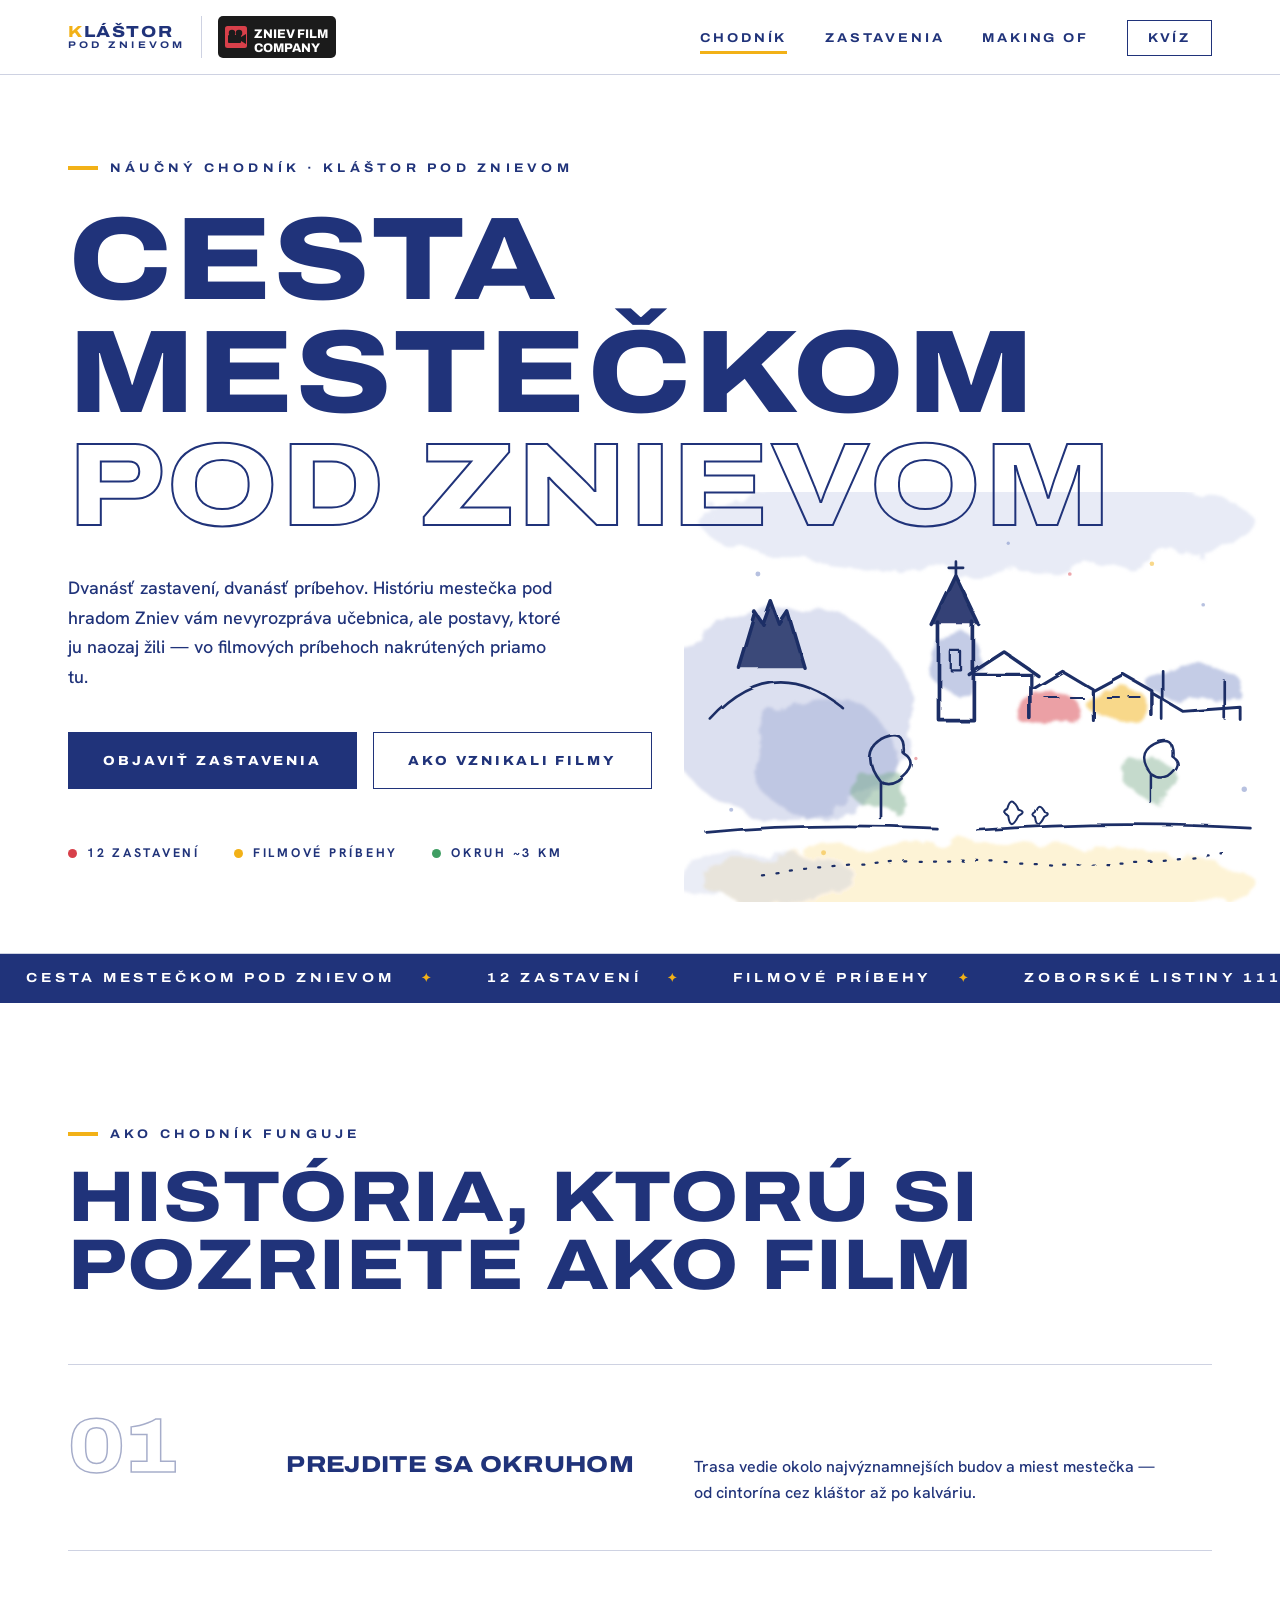
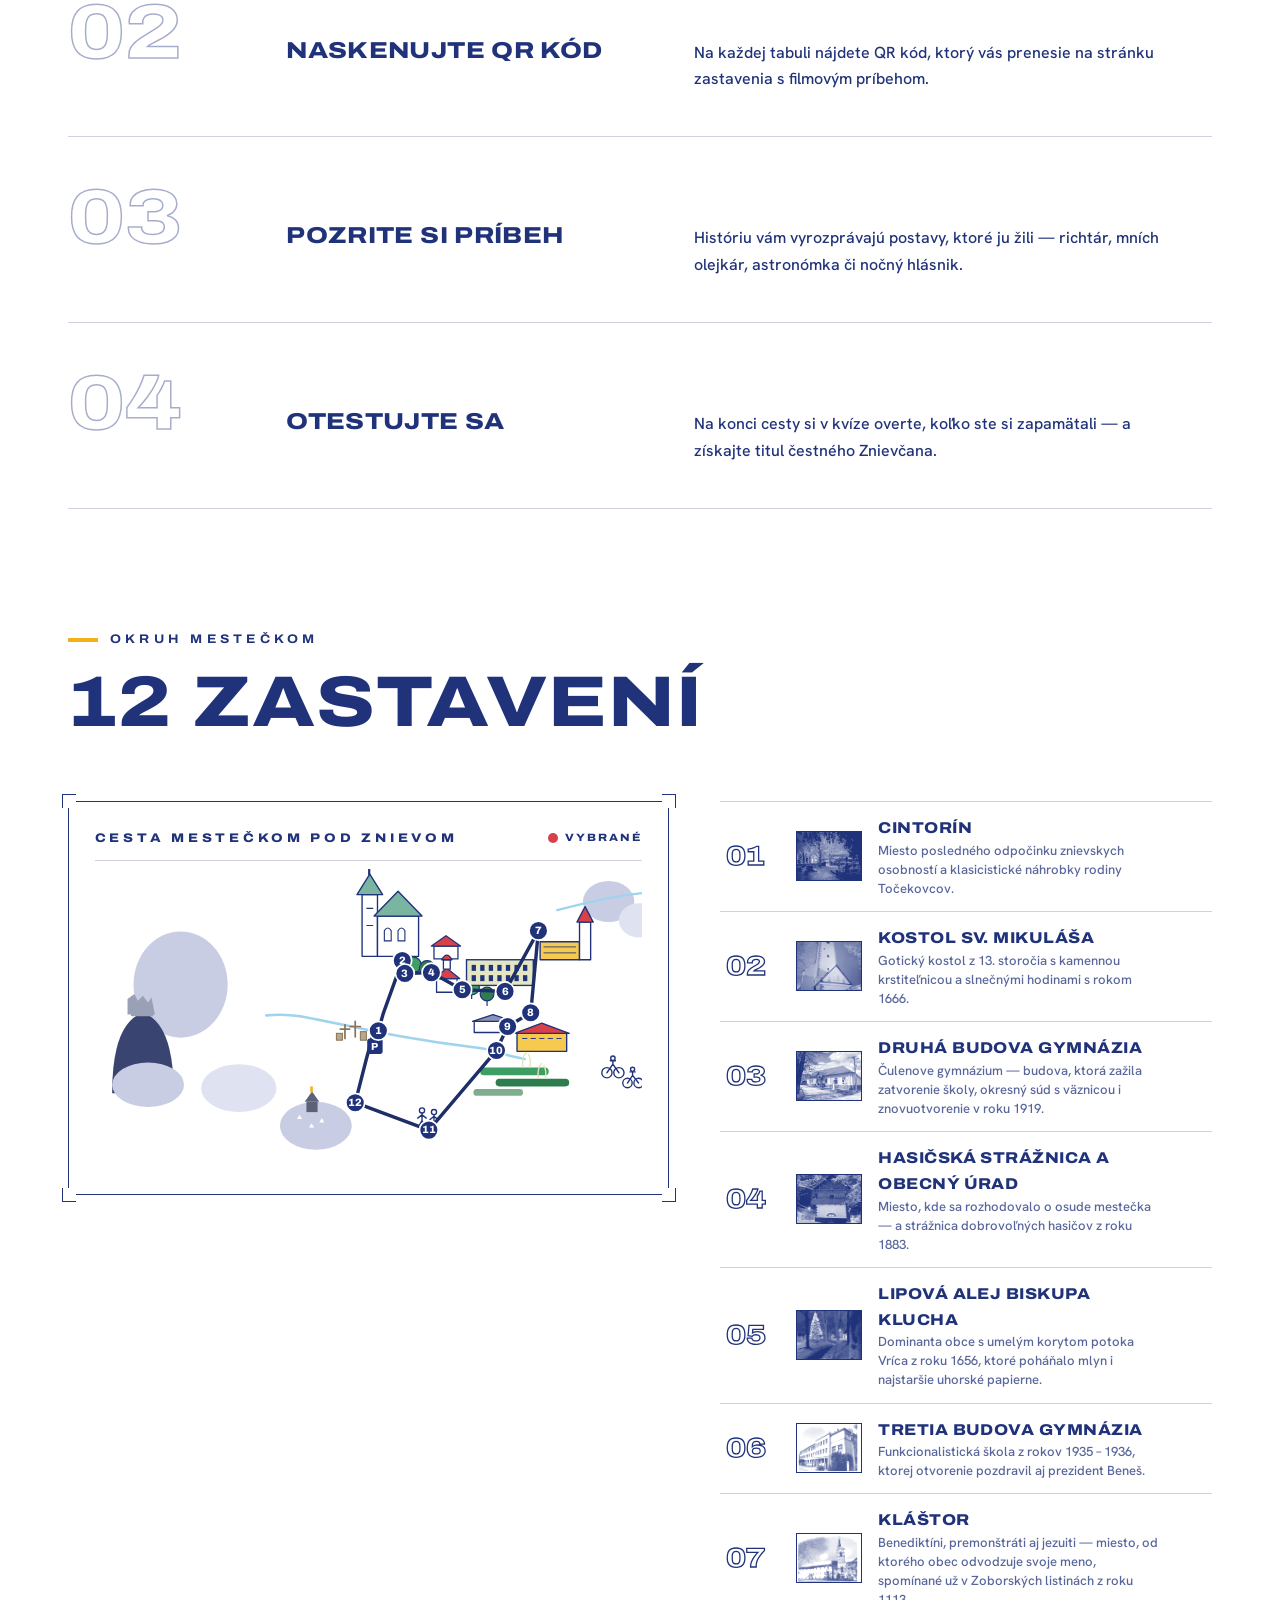
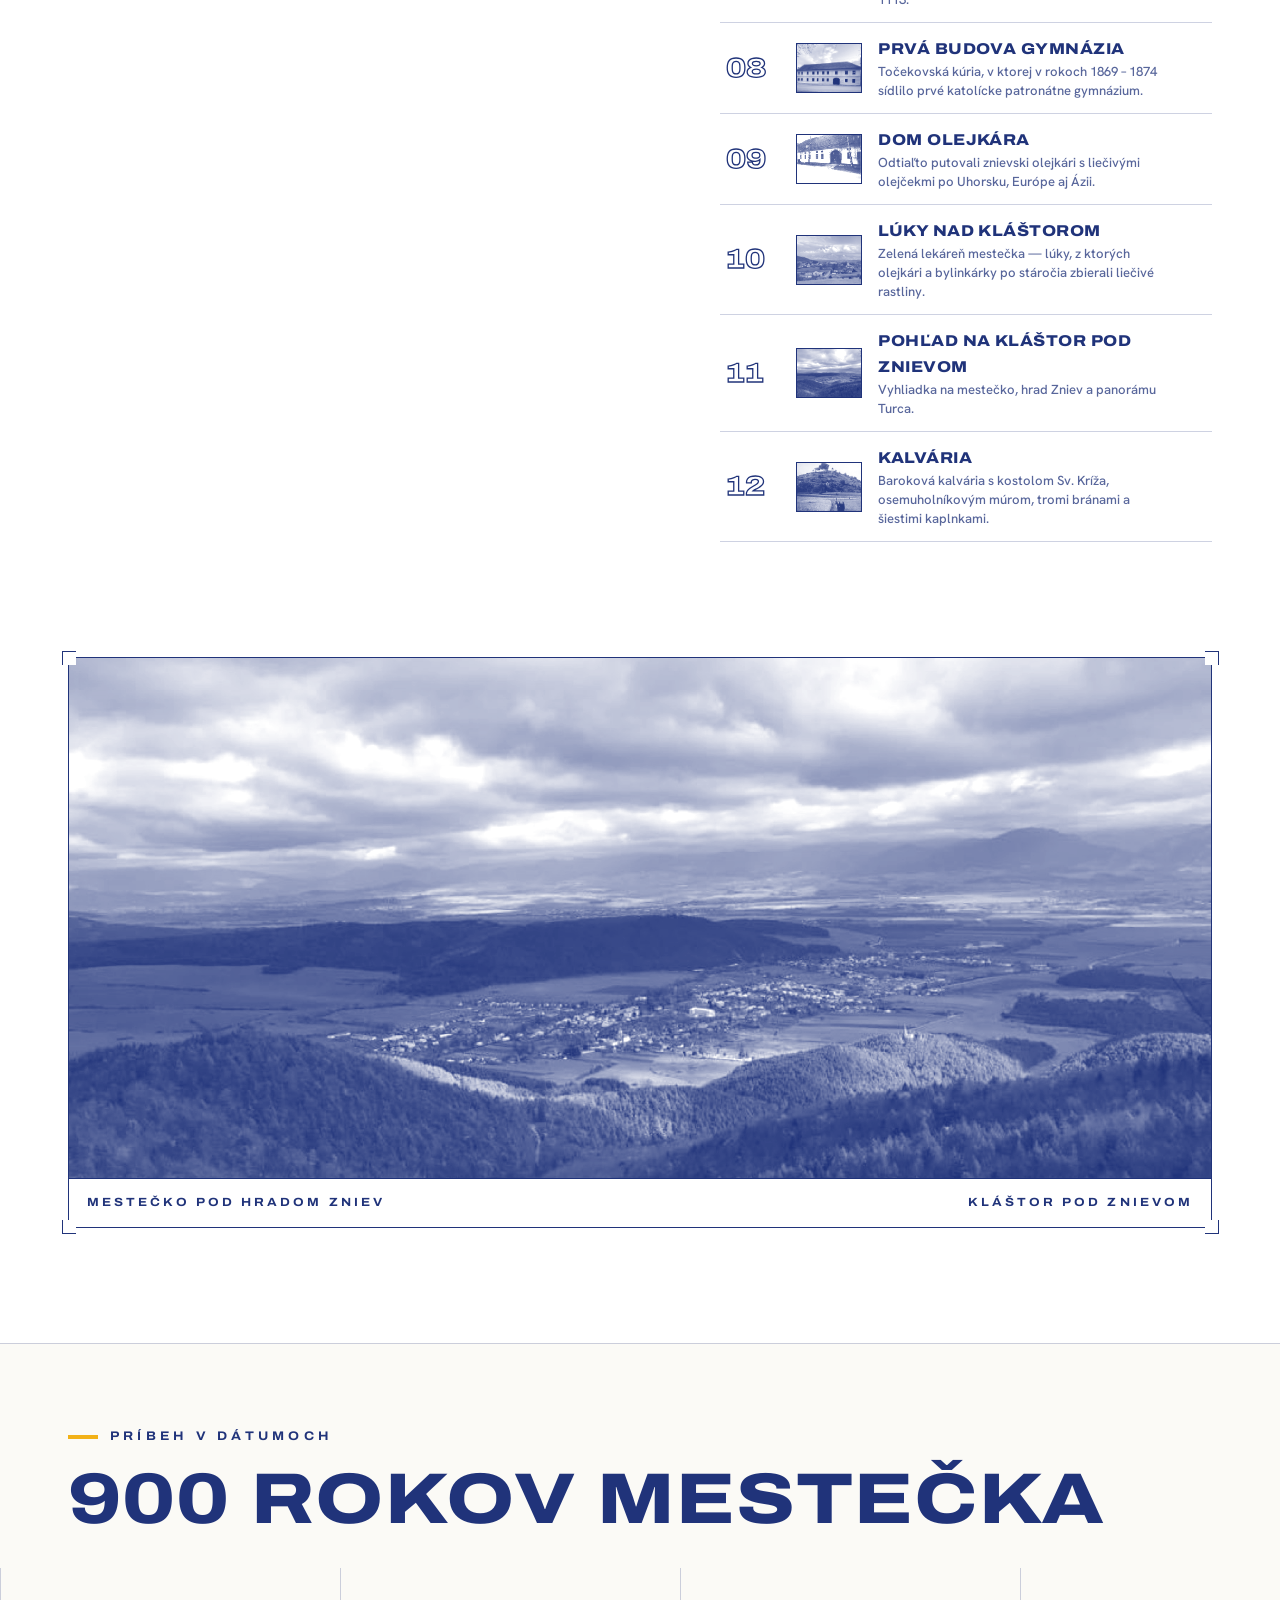
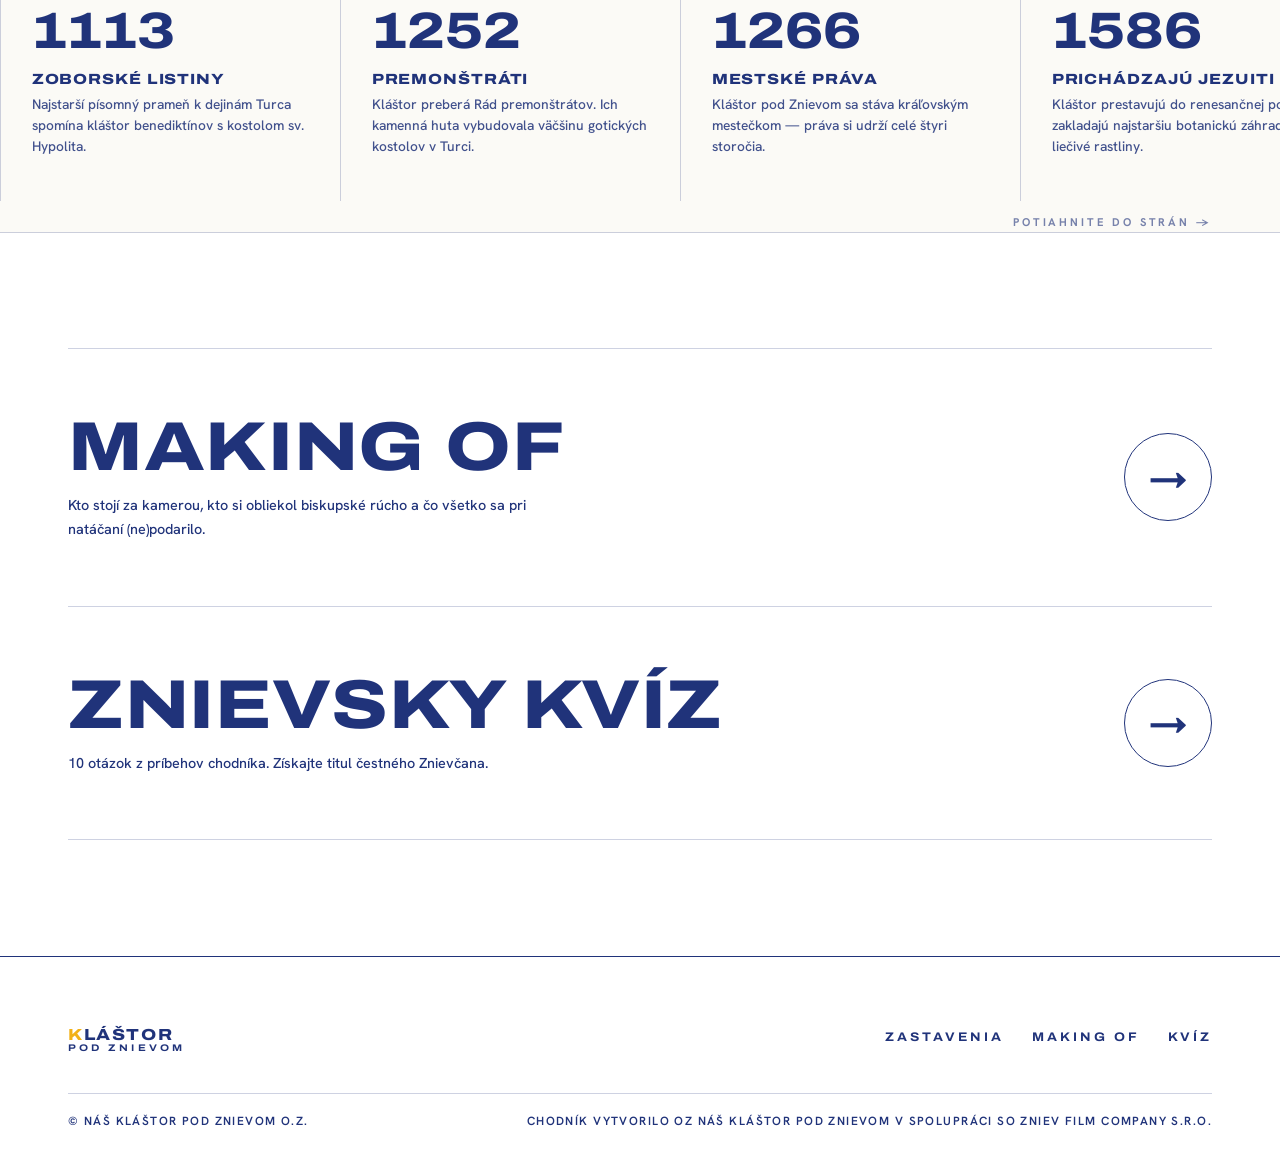
<file: index.html>
<!DOCTYPE html>
<html lang="sk">
<head>
  <meta charset="UTF-8">
  <meta name="viewport" content="width=device-width, initial-scale=1.0">
  <title>Cesta mestečkom pod Znievom — náučný chodník</title>
  <meta name="description" content="Inovatívny náučný chodník v Kláštore pod Znievom. 12 zastavení, filmové príbehy z histórie mestečka, kvíz a pohľad do zákulisia natáčania.">
  <link rel="preconnect" href="https://fonts.googleapis.com">
  <link rel="preconnect" href="https://fonts.gstatic.com" crossorigin>
  <link href="https://fonts.googleapis.com/css2?family=Archivo:wdth,wght@62..125,400..900&family=Hanken+Grotesk:wght@400;500;600;700;800&display=swap" rel="stylesheet">
  <link rel="stylesheet" href="css/style.css">
</head>
<body>

<header class="nav">
  <div class="nav-inner">
    <div class="brand-wrap">
      <a class="brand" href="index.html"><span class="k">K</span>LÁŠTOR<small>POD ZNIEVOM</small></a>
      <svg class="zfc-logo" viewBox="0 0 236 84" role="img" aria-label="Zniev Film Company"><rect width="236" height="84" rx="10" fill="#1b1b1b"/><rect x="14" y="20" width="44" height="44" rx="5" fill="#d8404a"/><g fill="#1b1b1b"><circle cx="28" cy="34" r="6.5"/><circle cx="42" cy="34" r="6.5"/><rect x="20" y="38" width="26" height="16" rx="2"/><path d="M46 42 L56 36 L56 56 L46 50 Z"/></g><text x="72" y="43" font-family="Archivo, Arial, sans-serif" font-weight="800" font-size="25" fill="#fff">ZNIEV FILM</text><text x="72" y="71" font-family="Archivo, Arial, sans-serif" font-weight="800" font-size="25" fill="#fff">COMPANY</text></svg>
    </div>
    <button class="nav-toggle" aria-label="Menu"><span></span><span></span><span></span></button>
    <ul class="nav-links">
      <li><a href="index.html" class="active">Chodník</a></li>
      <li><a href="index.html#zastavenia">Zastavenia</a></li>
      <li><a href="making-of.html">Making of</a></li>
      <li><a href="kviz.html" class="cta">Kvíz</a></li>
    </ul>
  </div>
</header>

<section class="hero">
  <div class="wrap hero-inner">
    <figure class="hero-sketch" aria-hidden="true">
      <img src="img/sketch/uvod.svg" alt="">
    </figure>
    <span class="label">Náučný chodník · Kláštor pod Znievom</span>
    <h1 class="display-xl">Cesta<br>mestečkom<br><em>pod Znievom</em></h1>
    <p class="lead">Dvanásť zastavení, dvanásť príbehov. Históriu mestečka pod hradom Zniev
      vám nevyrozpráva učebnica, ale postavy, ktoré ju naozaj žili — vo filmových
      príbehoch nakrútených priamo tu.</p>
    <div class="hero-actions">
      <a class="btn btn-solid" href="#zastavenia">Objaviť zastavenia</a>
      <a class="btn" href="making-of.html">Ako vznikali filmy</a>
    </div>
    <div class="hero-meta">
      <span><i></i>12 zastavení</span>
      <span><i></i>Filmové príbehy</span>
      <span><i></i>Okruh ~3 km</span>
    </div>
  </div>
</section>

<div class="marquee" aria-hidden="true">
  <div class="marquee-track">
    <span>Cesta mestečkom pod Znievom</span><span>12 zastavení</span><span>Filmové príbehy</span><span>Zoborské listiny 1113</span><span>Olejkári a papierne</span><span>Prvé slovenské gymnázium 1869</span>
    <span>Cesta mestečkom pod Znievom</span><span>12 zastavení</span><span>Filmové príbehy</span><span>Zoborské listiny 1113</span><span>Olejkári a papierne</span><span>Prvé slovenské gymnázium 1869</span>
  </div>
</div>

<section class="section" id="ako">
  <div class="wrap">
    <div class="section-head reveal">
      <span class="label">Ako chodník funguje</span>
      <h2 class="display-lg">História, ktorú si<br>pozriete ako film</h2>
    </div>
    <div class="steps">
      <div class="step reveal"><span class="ghost-num">01</span><h3>Prejdite sa okruhom</h3><p>Trasa vedie okolo najvýznamnejších budov a miest mestečka — od cintorína cez kláštor až po kalváriu.</p></div>
      <div class="step reveal"><span class="ghost-num">02</span><h3>Naskenujte QR kód</h3><p>Na každej tabuli nájdete QR kód, ktorý vás prenesie na stránku zastavenia s filmovým príbehom.</p></div>
      <div class="step reveal"><span class="ghost-num">03</span><h3>Pozrite si príbeh</h3><p>Históriu vám vyrozprávajú postavy, ktoré ju žili — richtár, mních olejkár, astronómka či nočný hlásnik.</p></div>
      <div class="step reveal"><span class="ghost-num">04</span><h3>Otestujte sa</h3><p>Na konci cesty si v kvíze overte, koľko ste si zapamätali — a získajte titul čestného Znievčana.</p></div>
    </div>
  </div>
</section>

<section class="section" id="zastavenia" style="padding-top:0">
  <div class="wrap">
    <div class="section-head reveal">
      <span class="label">Okruh mestečkom</span>
      <h2 class="display-lg">12 zastavení</h2>
    </div>
    <div class="map-grid">
      <div class="map-card frame reveal">
        <span class="corner tl"></span><span class="corner tr"></span><span class="corner bl"></span><span class="corner br"></span>
        <div class="map-title"><span>Cesta mestečkom pod Znievom</span><span class="dotleg"><i></i>vybrané</span></div>
        <svg id="trail-map" viewBox="0 0 640 340" xmlns="http://www.w3.org/2000/svg" role="img" aria-label="Mapa okruhu s 12 zastaveniami — verná kópia mapy z tabúľ">
          <!-- ľavá strana: lavandulové kopce, tmavý kopec s ruinou hradu Zniev -->
          <ellipse cx="100" cy="135" rx="55" ry="62" fill="#c9cde4"/>
          <path d="M20 262 Q 20 180 56 168 Q 92 180 92 262 Z" fill="#3a4470"/>
          <g fill="#9aa0b5">
            <path d="M38 170 L38 152 L46 146 L50 154 L56 148 L62 156 L66 150 L70 170 Z"/>
            <rect x="42" y="164" width="26" height="8"/>
          </g>
          <ellipse cx="62" cy="252" rx="42" ry="26" fill="#c9cde4"/>
          <ellipse cx="168" cy="256" rx="44" ry="28" fill="#dfe2f0"/>
          <!-- kalvária: kopec s kaplnkou so zlatou špičkou -->
          <ellipse cx="258" cy="300" rx="42" ry="28" fill="#c9cde4"/>
          <g>
            <rect x="247" y="272" width="13" height="12" fill="#5b6178"/>
            <path d="M245 272 L253.5 260 L262 272 Z" fill="#5b6178"/>
            <rect x="251.5" y="254" width="3" height="7" fill="#f2b117"/>
            <path d="M236 292 l3 -5 3 5 Z M262 296 l3 -5 3 5 Z M250 302 l3 -5 3 5 Z" fill="#fff"/>
          </g>
          <!-- kopce vpravo hore -->
          <ellipse cx="600" cy="38" rx="30" ry="24" fill="#c9cde4"/>
          <ellipse cx="636" cy="60" rx="24" ry="20" fill="#dfe2f0"/>
          <!-- potok: popod zastavenie 1 a pri 10 -->
          <path d="M240 172 Q 270 178 300 184 Q 330 191 360 196 Q 400 203 440 208 Q 458 210 470 214 Q 486 219 502 222" fill="none" stroke="#9fd3ee" stroke-width="3" stroke-linecap="round"/>
          <path d="M240 172 Q 220 169 200 171" fill="none" stroke="#9fd3ee" stroke-width="3" stroke-linecap="round"/>
          <!-- malý potok vpravo hore -->
          <path d="M540 48 Q 570 40 600 34 Q 620 30 640 28" fill="none" stroke="#9fd3ee" stroke-width="2.6" stroke-linecap="round"/>
          <!-- kostol sv. Mikuláša — veľký, zelená strecha -->
          <g stroke="#20337a" stroke-width="1.6" stroke-linejoin="round">
            <rect x="312" y="30" width="18" height="72" fill="#fff"/>
            <path d="M306 30 L321 6 L336 30 Z" fill="#79b5a1"/>
            <rect x="319" y="0" width="2.6" height="7" fill="#20337a" stroke="none"/>
            <rect x="330" y="55" width="48" height="47" fill="#fff"/>
            <path d="M326 55 L354 26 L382 55 Z" fill="#79b5a1"/>
            <path d="M317 46 h8 M317 66 h8 M338 72 Q 342 66 346 72 L346 84 L338 84 Z M354 72 Q 358 66 362 72 L362 84 L354 84 Z" fill="none" stroke-width="1.3"/>
          </g>
          <!-- domček s červenou strechou vpravo od kostola -->
          <g stroke="#20337a" stroke-width="1.5" stroke-linejoin="round">
            <rect x="396" y="90" width="28" height="15" fill="#fff"/>
            <path d="M393 90 L410 78 L427 90 Z" fill="#d8404a"/>
          </g>
          <!-- hasičská strážnica s červenou vežičkou (pri 4) -->
          <g stroke="#20337a" stroke-width="1.5" stroke-linejoin="round">
            <rect x="399" y="128" width="24" height="16" fill="#fff"/>
            <path d="M396 128 L411 116 L426 128 Z" fill="#d8404a"/>
            <rect x="407" y="106" width="8" height="11" fill="#fff"/>
            <path d="M405 106 Q 411 95 417 106 Z" fill="#d8404a"/>
          </g>
          <!-- stromy pozdĺž ulice -->
          <g stroke="#20337a" stroke-width="1.4">
            <line x1="372" y1="126" x2="372" y2="119"/><circle cx="372" cy="112" r="9" fill="#3f9e63"/>
            <line x1="388" y1="130" x2="388" y2="123"/><circle cx="388" cy="116" r="9" fill="#2e7d4f"/>
            <line x1="440" y1="152" x2="440" y2="145"/><circle cx="440" cy="138" r="9" fill="#3f9e63"/>
            <line x1="458" y1="160" x2="458" y2="153"/><circle cx="458" cy="146" r="8" fill="#2e7d4f"/>
          </g>
          <!-- tretia budova gymnázia — svetlá budova s oknami (za 6) -->
          <g stroke="#20337a" stroke-width="1.6">
            <rect x="434" y="106" width="78" height="30" fill="#e3e6c0"/>
            <g fill="#20337a" stroke="none">
              <rect x="440" y="112" width="5" height="7"/><rect x="450" y="112" width="5" height="7"/><rect x="460" y="112" width="5" height="7"/><rect x="470" y="112" width="5" height="7"/><rect x="480" y="112" width="5" height="7"/><rect x="490" y="112" width="5" height="7"/><rect x="500" y="112" width="5" height="7"/>
              <rect x="440" y="124" width="5" height="7"/><rect x="450" y="124" width="5" height="7"/><rect x="460" y="124" width="5" height="7"/><rect x="470" y="124" width="5" height="7"/><rect x="480" y="124" width="5" height="7"/><rect x="490" y="124" width="5" height="7"/><rect x="500" y="124" width="5" height="7"/>
            </g>
          </g>
          <!-- kláštor vpravo hore: žltá budova + biela veža s červenou strechou -->
          <g stroke="#20337a" stroke-width="1.6" stroke-linejoin="round">
            <rect x="520" y="85" width="46" height="21" fill="#f6c94f"/>
            <path d="M524 91 h38 M524 98 h38" fill="none" stroke-width="1"/>
            <rect x="566" y="62" width="13" height="44" fill="#fff"/>
            <path d="M563 62 L572.5 44 L582 62 Z" fill="#d8404a"/>
          </g>
          <!-- dom olejkára (pri 9) -->
          <g stroke="#20337a" stroke-width="1.5" stroke-linejoin="round">
            <rect x="443" y="178" width="44" height="13" fill="#fff"/>
            <path d="M441 178 L465 170 L489 178 Z" fill="#8b93b8"/>
          </g>
          <!-- dlhá žltá budova s červenou strechou (pri 10) -->
          <g stroke="#20337a" stroke-width="1.6" stroke-linejoin="round">
            <rect x="493" y="192" width="58" height="21" fill="#f6c94f"/>
            <path d="M490 192 L522 180 L554 192 Z" fill="#d8404a"/>
            <path d="M499 198 h6 M509 198 h6 M519 198 h6 M529 198 h6 M539 198 h6" fill="none" stroke-width="1.1"/>
          </g>
          <!-- cintorín: krížiky a náhrobky vľavo od 1 -->
          <g stroke="#8a7358" stroke-width="2" stroke-linecap="round">
            <path d="M292 198 L292 182 M286.5 187 L297.5 187"/>
            <path d="M304 196 L304 178 M298 184 L310 184"/>
            <rect x="282" y="192" width="7" height="8" fill="#b7a98e" stroke-width="1.2"/>
            <rect x="310" y="190" width="7" height="10" fill="#b7a98e" stroke-width="1.2"/>
          </g>
          <!-- lúky so steblami -->
          <g>
            <rect x="450" y="232" width="80" height="9" rx="4.5" fill="#3f9e63"/>
            <rect x="468" y="245" width="86" height="9" rx="4.5" fill="#2e7d4f"/>
            <rect x="442" y="257" width="58" height="8" rx="4" fill="#7fae8e"/>
            <path d="M500 232 q-2 -12 4 -18 M508 232 q2 -10 -2 -16 M518 245 q-2 -12 4 -18 M526 245 q2 -10 -2 -16" fill="none" stroke="#e9e2b8" stroke-width="1.6"/>
          </g>
          <!-- cyklisti vpravo -->
          <g fill="none" stroke="#20337a" stroke-width="1.6" stroke-linecap="round">
            <circle cx="598" cy="238" r="6"/><circle cx="612" cy="238" r="6"/>
            <path d="M598 238 L605 228 L612 238 M605 228 L605 224 M602 224 h6"/>
            <circle cx="605" cy="221" r="2.6"/>
            <circle cx="622" cy="250" r="5.5"/><circle cx="635" cy="250" r="5.5"/>
            <path d="M622 250 L628 241 L635 250 M628 241 L628 237 M625 237 h6"/>
            <circle cx="628" cy="234" r="2.4"/>
          </g>
          <!-- turisti pri 11 -->
          <g stroke="#20337a" stroke-width="1.6" stroke-linecap="round" fill="none">
            <circle cx="382" cy="282" r="3"/><path d="M382 285 L382 294 M382 287 L377 291 M382 287 L387 291 M382 294 L378 301 M382 294 L386 301"/>
            <circle cx="396" cy="284" r="3"/><path d="M396 287 L396 296 M396 289 L391 293 M396 289 L401 293 M396 296 L392 303 M396 296 L400 303"/>
          </g>
          <!-- trasa okruhu — plná čiara presne podľa tabule -->
          <path id="route" d="M359 107 L362 122 L393 121 L429 141 L479 143 L518 72 L509 168 L482 184 L469 212 L390 305 L304 273 L317 222 L324 196 L331 189 L337 168 L359 107"
                fill="none" stroke="#1d2f66" stroke-width="4" stroke-linejoin="round" stroke-linecap="round"/>
          <!-- parkovisko pod zastavením 1 -->
          <g>
            <rect x="318" y="198" width="18" height="18" rx="3" fill="#20337a"/>
            <text x="327" y="212" text-anchor="middle" fill="#fff" font-family="Archivo, sans-serif" font-weight="800" font-size="12">P</text>
          </g>
          <g id="map-stops"></g>
        </svg>
      </div>
      <ol class="stop-list reveal" id="stop-list"><!-- naplní js/main.js --></ol>
    </div>
  </div>
</section>

<section class="panorama">
  <div class="wrap">
    <figure class="frame reveal">
      <span class="corner tl"></span><span class="corner tr"></span><span class="corner bl"></span><span class="corner br"></span>
      <div class="engrave pano-img"><img src="img/pohlad-na-klastor.jpg" alt="Pohľad na Kláštor pod Znievom z vyhliadky" loading="lazy"></div>
      <figcaption class="pano-caption"><span>Mestečko pod hradom Zniev</span><span>Kláštor pod Znievom</span></figcaption>
    </figure>
  </div>
</section>

<section class="timeline-section">
  <div class="wrap" style="padding-top:clamp(50px,6vw,80px)">
    <div class="section-head reveal" style="margin-bottom:34px">
      <span class="label">Príbeh v dátumoch</span>
      <h2 class="display-lg">900 rokov mestečka</h2>
    </div>
  </div>
  <div class="timeline reveal" id="timeline">
    <div class="t-item"><div class="year">1113</div><h3>Zoborské listiny</h3><p>Najstarší písomný prameň k dejinám Turca spomína kláštor benediktínov s kostolom sv. Hypolita.</p></div>
    <div class="t-item"><div class="year">1252</div><h3>Premonštráti</h3><p>Kláštor preberá Rád premonštrátov. Ich kamenná huta vybudovala väčšinu gotických kostolov v Turci.</p></div>
    <div class="t-item"><div class="year">1266</div><h3>Mestské práva</h3><p>Kláštor pod Znievom sa stáva kráľovským mestečkom — práva si udrží celé štyri storočia.</p></div>
    <div class="t-item"><div class="year">1586</div><h3>Prichádzajú jezuiti</h3><p>Kláštor prestavujú do renesančnej podoby a zakladajú najstaršiu botanickú záhradu na liečivé rastliny.</p></div>
    <div class="t-item"><div class="year">1656</div><h3>Kanál a papierne</h3><p>Umelé koryto Vríce napája rybníky, poháňa mlyn a zásobuje najstaršie uhorské papierne.</p></div>
    <div class="t-item"><div class="year">1666</div><h3>Poprava richtára</h3><p>Počas rebélie voči jezuitom je popravený richtár Ján Kužel. Mestečko prichádza o mestské práva.</p></div>
    <div class="t-item"><div class="year">1728</div><h3>Kalvária</h3><p>Jezuiti stavajú kostol Sv. Kríža s osemuholníkovým múrom, tromi bránami a šiestimi kaplnkami.</p></div>
    <div class="t-item"><div class="year">1816</div><h3>Biskup Kluch</h3><p>Znievsky rodák, nitriansky biskup Jozef Kluch, obnovuje poškodenú kalváriu z vlastných prostriedkov.</p></div>
    <div class="t-item"><div class="year">1869</div><h3>Slovenské gymnázium</h3><p>3. októbra sa otvára prvé slovenské katolícke patronátne gymnázium na čele s Martinom Čulenom.</p></div>
    <div class="t-item"><div class="year">1874</div><h3>Zatvorenie školy</h3><p>Ministerský dekrét ukončuje činnosť gymnázia — oficiálne pre „hygienické podmienky“.</p></div>
    <div class="t-item"><div class="year">1936</div><h3>Funkcionalizmus</h3><p>Otvára sa tretia budova gymnázia, jedna z najmodernejších škôl republiky. Pozdravil ju aj prezident Beneš.</p></div>
    <div class="t-item"><div class="year">1959</div><h3>Odchod gymnázia</h3><p>Gymnázium sa sťahuje do Turčianskych Teplíc. Pokračovateľkou sa stáva základná škola, ktorá tu sídli dodnes.</p></div>
  </div>
  <div class="wrap"><p class="t-hint">Potiahnite do strán →</p></div>
</section>

<section class="section">
  <div class="wrap">
    <div class="bigcta">
      <a href="making-of.html" class="reveal">
        <div>
          <div class="t">Making of</div>
          <small>Kto stojí za kamerou, kto si obliekol biskupské rúcho a čo všetko sa pri natáčaní (ne)podarilo.</small>
        </div>
        <span class="go">→</span>
      </a>
      <a href="kviz.html" class="reveal">
        <div>
          <div class="t">Znievsky kvíz</div>
          <small>10 otázok z príbehov chodníka. Získajte titul čestného Znievčana.</small>
        </div>
        <span class="go">→</span>
      </a>
    </div>
  </div>
</section>

<footer>
  <div class="wrap">
    <div class="footer-grid">
      <a class="brand" href="index.html"><span class="k">K</span>LÁŠTOR<small>POD ZNIEVOM</small></a>
      <nav>
        <a href="index.html#zastavenia">Zastavenia</a>
        <a href="making-of.html">Making of</a>
        <a href="kviz.html">Kvíz</a>
      </nav>
    </div>
    <p class="footer-note"><span>© Náš Kláštor pod Znievom o.z.</span><span>Chodník vytvorilo OZ Náš Kláštor pod Znievom v spolupráci so Zniev Film Company s.r.o.</span></p>
  </div>
</footer>

<script src="js/data.js"></script>
<script src="js/main.js"></script>
</body>
</html>
</file>
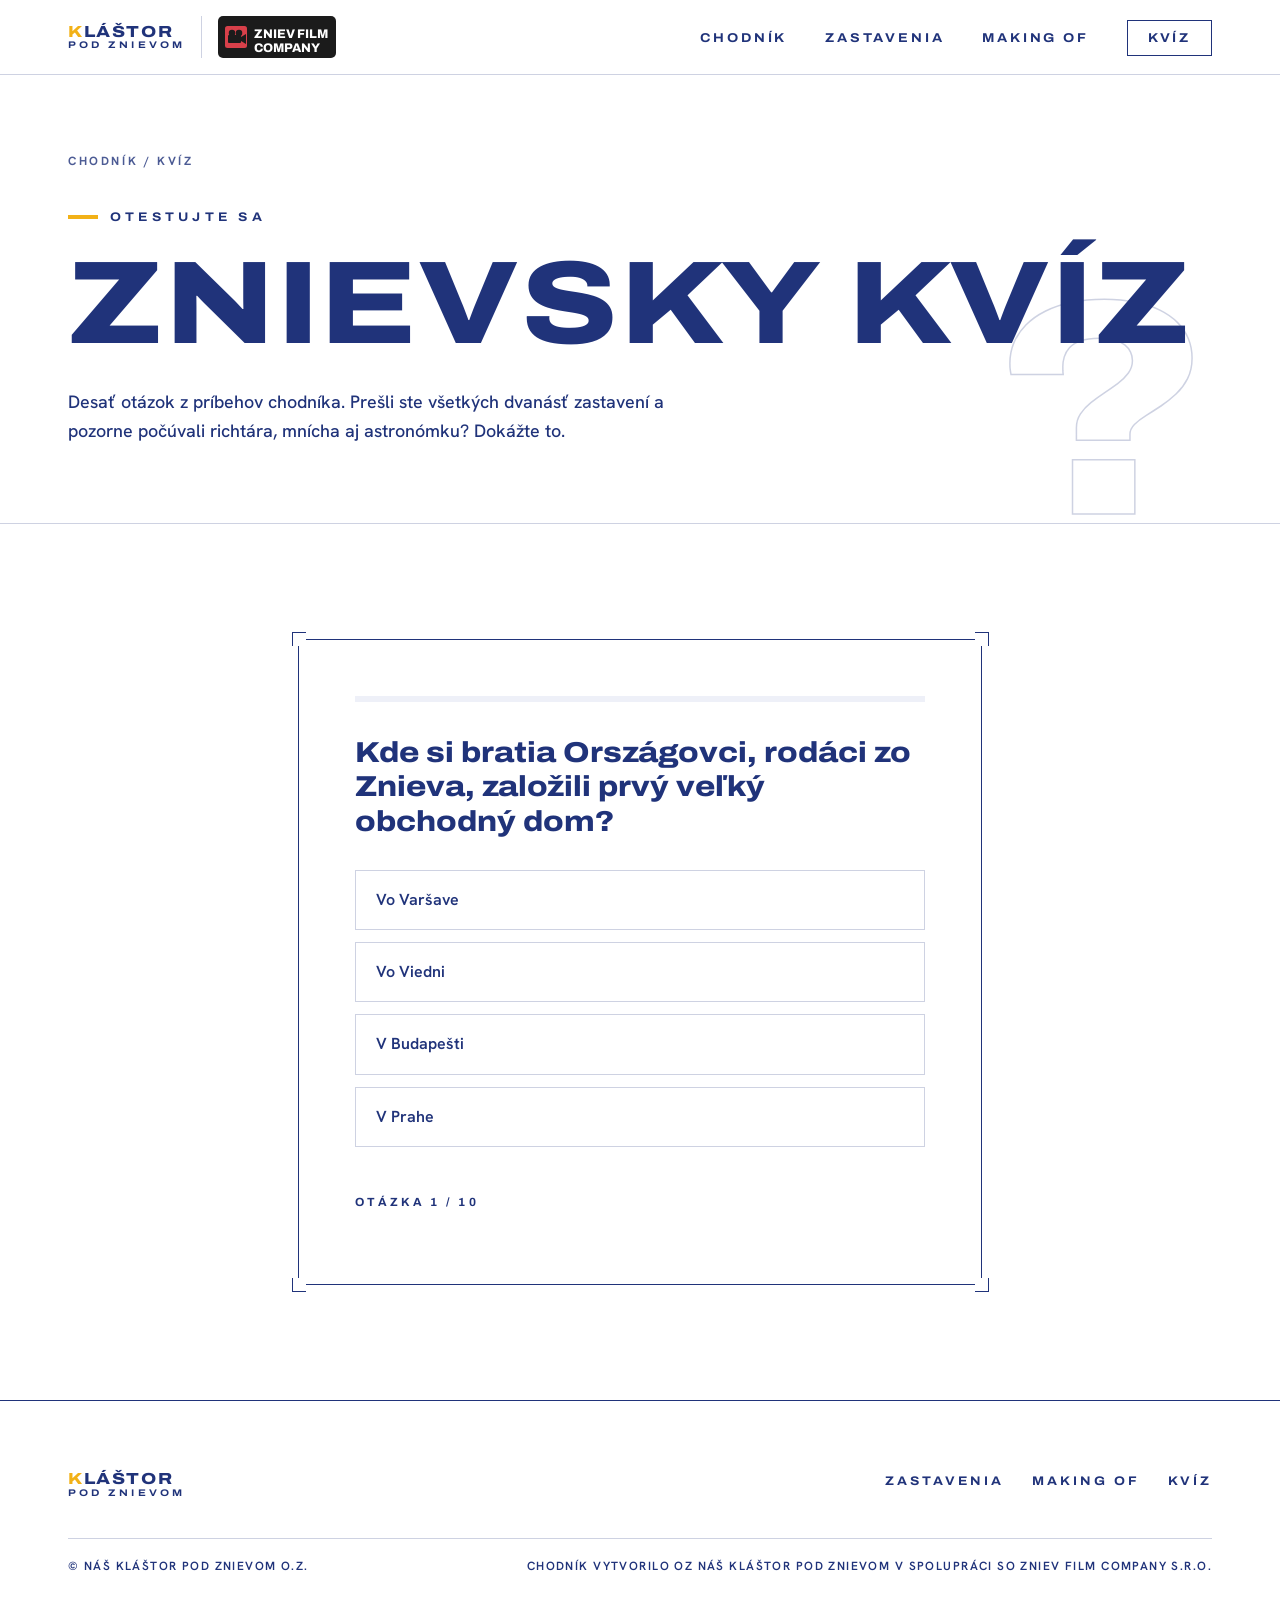
<file: kviz.html>
<!DOCTYPE html>
<html lang="sk">
<head>
  <meta charset="UTF-8">
  <meta name="viewport" content="width=device-width, initial-scale=1.0">
  <title>Znievsky kvíz — Cesta mestečkom pod Znievom</title>
  <link rel="preconnect" href="https://fonts.googleapis.com">
  <link rel="preconnect" href="https://fonts.gstatic.com" crossorigin>
  <link href="https://fonts.googleapis.com/css2?family=Archivo:wdth,wght@62..125,400..900&family=Hanken+Grotesk:wght@400;500;600;700;800&display=swap" rel="stylesheet">
  <link rel="stylesheet" href="css/style.css">
</head>
<body>

<header class="nav">
  <div class="nav-inner">
    <div class="brand-wrap">
      <a class="brand" href="index.html"><span class="k">K</span>LÁŠTOR<small>POD ZNIEVOM</small></a>
      <svg class="zfc-logo" viewBox="0 0 236 84" role="img" aria-label="Zniev Film Company"><rect width="236" height="84" rx="10" fill="#1b1b1b"/><rect x="14" y="20" width="44" height="44" rx="5" fill="#d8404a"/><g fill="#1b1b1b"><circle cx="28" cy="34" r="6.5"/><circle cx="42" cy="34" r="6.5"/><rect x="20" y="38" width="26" height="16" rx="2"/><path d="M46 42 L56 36 L56 56 L46 50 Z"/></g><text x="72" y="43" font-family="Archivo, Arial, sans-serif" font-weight="800" font-size="25" fill="#fff">ZNIEV FILM</text><text x="72" y="71" font-family="Archivo, Arial, sans-serif" font-weight="800" font-size="25" fill="#fff">COMPANY</text></svg>
    </div>
    <button class="nav-toggle" aria-label="Menu"><span></span><span></span><span></span></button>
    <ul class="nav-links">
      <li><a href="index.html">Chodník</a></li>
      <li><a href="index.html#zastavenia">Zastavenia</a></li>
      <li><a href="making-of.html">Making of</a></li>
      <li><a href="kviz.html" class="cta active">Kvíz</a></li>
    </ul>
  </div>
</header>

<section class="page-head">
  <div class="wrap">
    <span class="bignum ghost-num">?</span>
    <p class="breadcrumbs"><a href="index.html">Chodník</a> / Kvíz</p>
    <span class="label">Otestujte sa</span>
    <h1 class="display-xl">Znievsky kvíz</h1>
    <p class="lead intro">Desať otázok z príbehov chodníka. Prešli ste všetkých dvanásť zastavení
    a pozorne počúvali richtára, mnícha aj astronómku? Dokážte to.</p>
  </div>
</section>

<section class="section">
  <div class="quiz-shell wrap">
    <div class="quiz-card frame">
      <span class="corner tl"></span><span class="corner tr"></span><span class="corner bl"></span><span class="corner br"></span>
      <div id="quiz"><!-- naplní js/kviz.js --></div>
    </div>
  </div>
</section>

<footer>
  <div class="wrap">
    <div class="footer-grid">
      <a class="brand" href="index.html"><span class="k">K</span>LÁŠTOR<small>POD ZNIEVOM</small></a>
      <nav>
        <a href="index.html#zastavenia">Zastavenia</a>
        <a href="making-of.html">Making of</a>
        <a href="kviz.html">Kvíz</a>
      </nav>
    </div>
    <p class="footer-note"><span>© Náš Kláštor pod Znievom o.z.</span><span>Chodník vytvorilo OZ Náš Kláštor pod Znievom v spolupráci so Zniev Film Company s.r.o.</span></p>
  </div>
</footer>

<script src="js/data.js"></script>
<script src="js/main.js"></script>
<script src="js/kviz.js"></script>
</body>
</html>
</file>
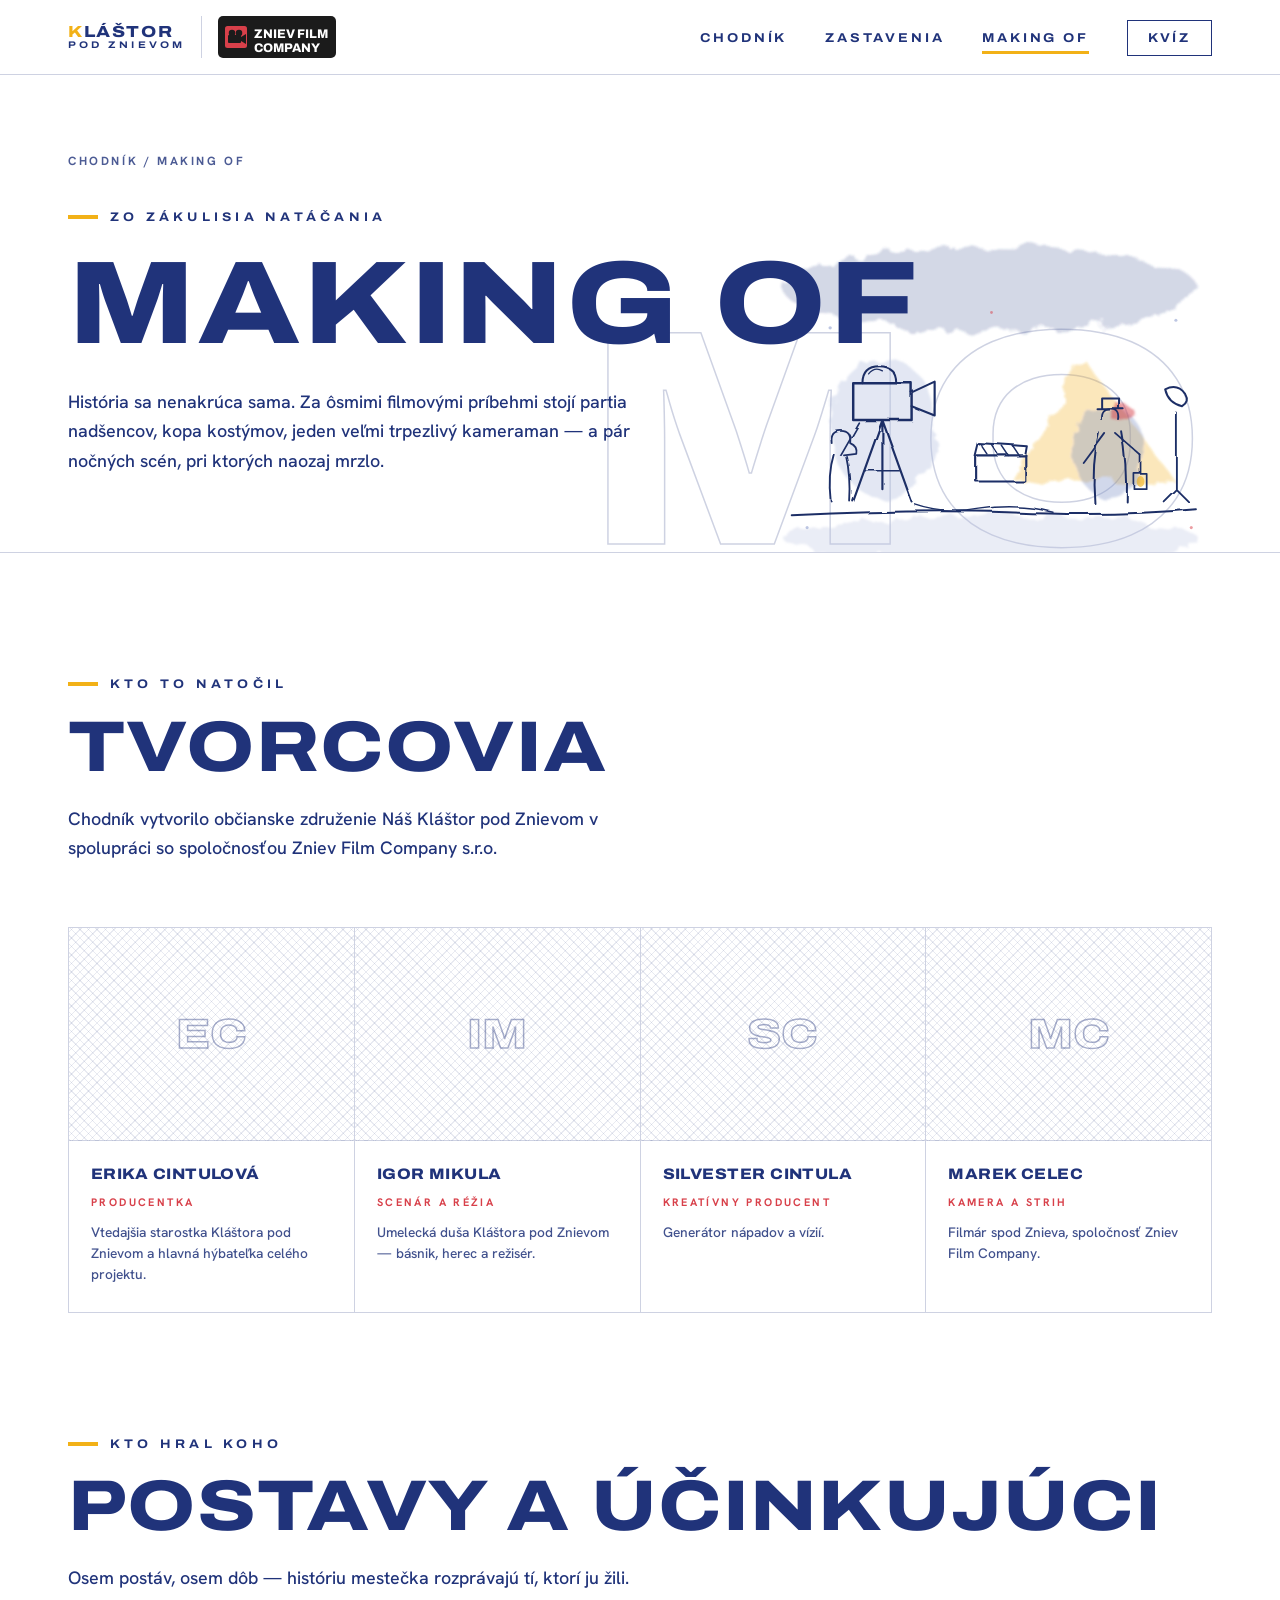
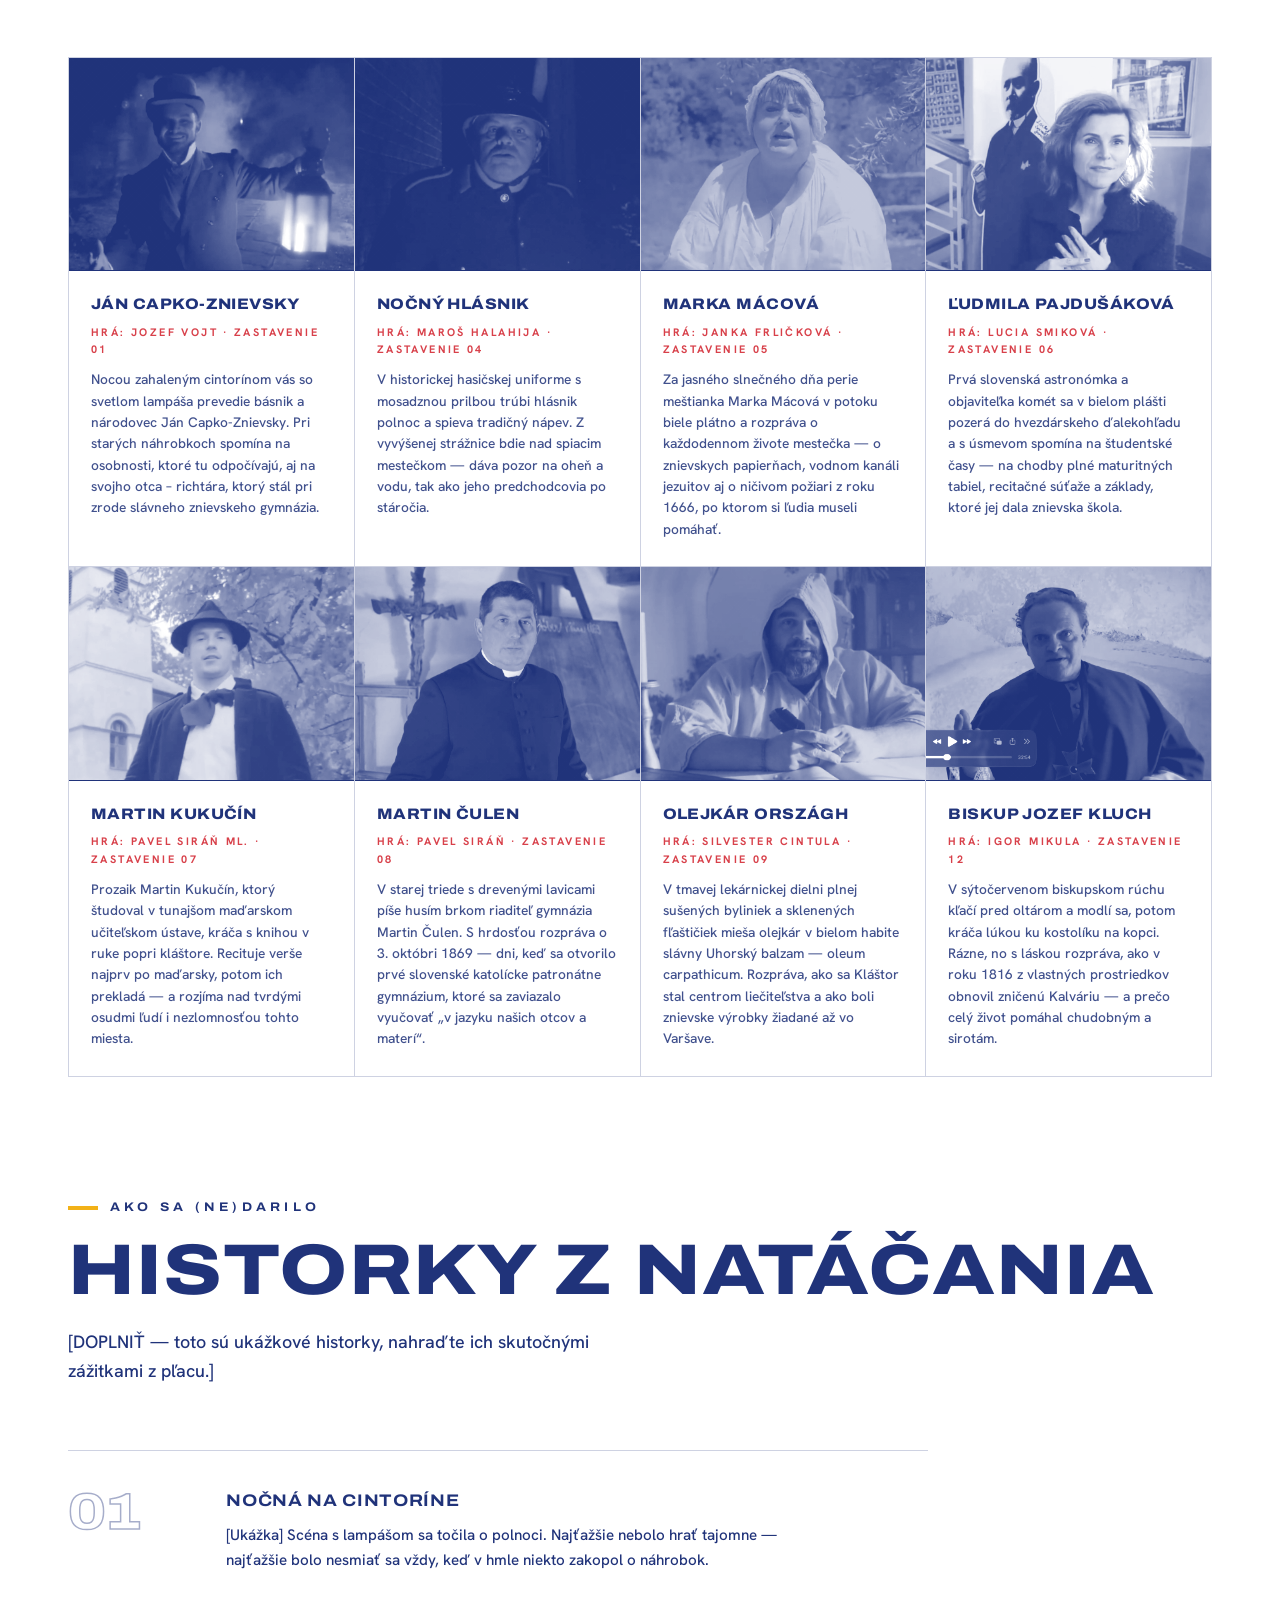
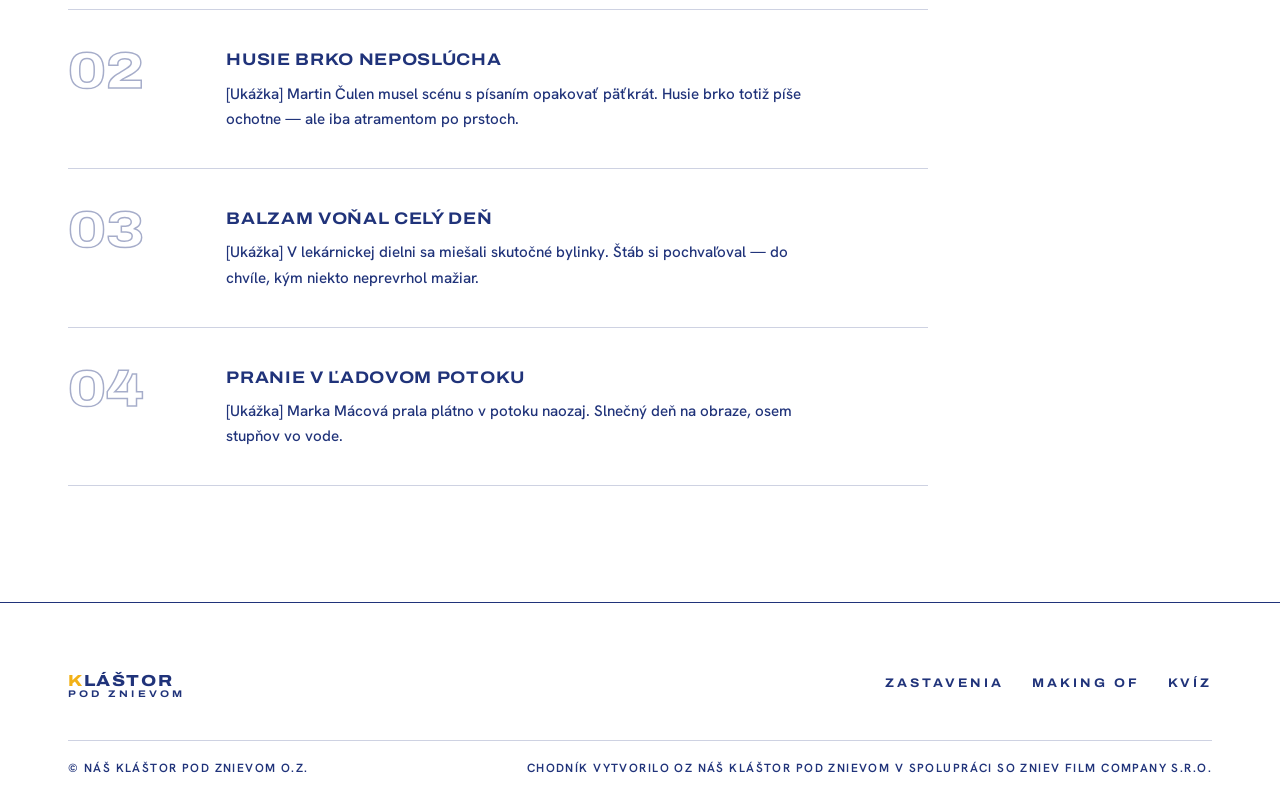
<file: making-of.html>
<!DOCTYPE html>
<html lang="sk">
<head>
  <meta charset="UTF-8">
  <meta name="viewport" content="width=device-width, initial-scale=1.0">
  <title>Making of — Cesta mestečkom pod Znievom</title>
  <link rel="preconnect" href="https://fonts.googleapis.com">
  <link rel="preconnect" href="https://fonts.gstatic.com" crossorigin>
  <link href="https://fonts.googleapis.com/css2?family=Archivo:wdth,wght@62..125,400..900&family=Hanken+Grotesk:wght@400;500;600;700;800&display=swap" rel="stylesheet">
  <link rel="stylesheet" href="css/style.css">
</head>
<body>

<header class="nav">
  <div class="nav-inner">
    <div class="brand-wrap">
      <a class="brand" href="index.html"><span class="k">K</span>LÁŠTOR<small>POD ZNIEVOM</small></a>
      <svg class="zfc-logo" viewBox="0 0 236 84" role="img" aria-label="Zniev Film Company"><rect width="236" height="84" rx="10" fill="#1b1b1b"/><rect x="14" y="20" width="44" height="44" rx="5" fill="#d8404a"/><g fill="#1b1b1b"><circle cx="28" cy="34" r="6.5"/><circle cx="42" cy="34" r="6.5"/><rect x="20" y="38" width="26" height="16" rx="2"/><path d="M46 42 L56 36 L56 56 L46 50 Z"/></g><text x="72" y="43" font-family="Archivo, Arial, sans-serif" font-weight="800" font-size="25" fill="#fff">ZNIEV FILM</text><text x="72" y="71" font-family="Archivo, Arial, sans-serif" font-weight="800" font-size="25" fill="#fff">COMPANY</text></svg>
    </div>
    <button class="nav-toggle" aria-label="Menu"><span></span><span></span><span></span></button>
    <ul class="nav-links">
      <li><a href="index.html">Chodník</a></li>
      <li><a href="index.html#zastavenia">Zastavenia</a></li>
      <li><a href="making-of.html" class="active">Making of</a></li>
      <li><a href="kviz.html" class="cta">Kvíz</a></li>
    </ul>
  </div>
</header>

<section class="page-head">
  <div class="wrap">
    <span class="bignum ghost-num">MO</span>
    <figure class="head-sketch" aria-hidden="true"><img src="img/sketch/making-of.svg" alt=""></figure>
    <p class="breadcrumbs"><a href="index.html">Chodník</a> / Making of</p>
    <span class="label">Zo zákulisia natáčania</span>
    <h1 class="display-xl">Making of</h1>
    <p class="lead intro">História sa nenakrúca sama. Za ôsmimi filmovými príbehmi stojí partia
    nadšencov, kopa kostýmov, jeden veľmi trpezlivý kameraman — a pár nočných scén, pri ktorých naozaj mrzlo.</p>
  </div>
</section>

<section class="section">
  <div class="wrap">
    <div class="section-head reveal">
      <span class="label">Kto to natočil</span>
      <h2 class="display-lg">Tvorcovia</h2>
      <p class="lead" style="margin-top:22px">Chodník vytvorilo občianske združenie Náš Kláštor pod Znievom
      v spolupráci so spoločnosťou Zniev Film Company s.r.o.</p>
    </div>
    <div class="people-grid">
      <div class="person reveal"><div class="ph">EC</div><div class="info"><b>Erika Cintulová</b><small>Producentka</small><p>Vtedajšia starostka Kláštora pod Znievom a hlavná hýbateľka celého projektu.</p></div></div>
      <div class="person reveal"><div class="ph">IM</div><div class="info"><b>Igor Mikula</b><small>Scenár a réžia</small><p>Umelecká duša Kláštora pod Znievom — básnik, herec a režisér.</p></div></div>
      <div class="person reveal"><div class="ph">SC</div><div class="info"><b>Silvester Cintula</b><small>Kreatívny producent</small><p>Generátor nápadov a vízií.</p></div></div>
      <div class="person reveal"><div class="ph">MC</div><div class="info"><b>Marek Celec</b><small>Kamera a strih</small><p>Filmár spod Znieva, spoločnosť Zniev Film Company.</p></div></div>
    </div>
  </div>
</section>

<section class="section" style="padding-top:0">
  <div class="wrap">
    <div class="section-head reveal">
      <span class="label">Kto hral koho</span>
      <h2 class="display-lg">Postavy a účinkujúci</h2>
      <p class="lead" style="margin-top:22px">Osem postáv, osem dôb — históriu mestečka rozprávajú tí, ktorí ju žili.</p>
    </div>
    <div class="people-grid" id="cast-grid"><!-- naplní skript nižšie --></div>
  </div>
</section>

<section class="section" style="padding-top:0">
  <div class="wrap">
    <div class="section-head reveal">
      <span class="label">Ako sa (ne)darilo</span>
      <h2 class="display-lg">Historky z natáčania</h2>
      <p class="lead" style="margin-top:22px">[DOPLNIŤ — toto sú ukážkové historky, nahraďte ich skutočnými zážitkami z pľacu.]</p>
    </div>
    <div class="bts-list">
      <div class="bts reveal"><span class="ghost-num tag-num">01</span><div><b>Nočná na cintoríne</b><p>[Ukážka] Scéna s lampášom sa točila o polnoci. Najťažšie nebolo hrať tajomne — najťažšie bolo nesmiať sa vždy, keď v hmle niekto zakopol o náhrobok.</p></div></div>
      <div class="bts reveal"><span class="ghost-num tag-num">02</span><div><b>Husie brko neposlúcha</b><p>[Ukážka] Martin Čulen musel scénu s písaním opakovať päťkrát. Husie brko totiž píše ochotne — ale iba atramentom po prstoch.</p></div></div>
      <div class="bts reveal"><span class="ghost-num tag-num">03</span><div><b>Balzam voňal celý deň</b><p>[Ukážka] V lekárnickej dielni sa miešali skutočné bylinky. Štáb si pochvaľoval — do chvíle, kým niekto neprevrhol mažiar.</p></div></div>
      <div class="bts reveal"><span class="ghost-num tag-num">04</span><div><b>Pranie v ľadovom potoku</b><p>[Ukážka] Marka Mácová prala plátno v potoku naozaj. Slnečný deň na obraze, osem stupňov vo vode.</p></div></div>
    </div>
  </div>
</section>

<footer>
  <div class="wrap">
    <div class="footer-grid">
      <a class="brand" href="index.html"><span class="k">K</span>LÁŠTOR<small>POD ZNIEVOM</small></a>
      <nav>
        <a href="index.html#zastavenia">Zastavenia</a>
        <a href="making-of.html">Making of</a>
        <a href="kviz.html">Kvíz</a>
      </nav>
    </div>
    <p class="footer-note"><span>© Náš Kláštor pod Znievom o.z.</span><span>Chodník vytvorilo OZ Náš Kláštor pod Znievom v spolupráci so Zniev Film Company s.r.o.</span></p>
  </div>
</footer>

<script src="js/data.js"></script>
<script src="js/main.js"></script>
<script>
// Karty postáv sa generujú z dát zastavení, aby boli vždy v súlade s filmami.
const grid = document.getElementById("cast-grid");
STOPS.filter(s => s.scene && s.scene.photo).forEach(s => {
  const ph = `<div class="ph has-photo engrave"><img src="${s.scene.photo}" alt="${s.scene.character}" loading="lazy"></div>`;
  const card = document.createElement("div");
  card.className = "person";
  card.innerHTML = `
    ${ph}
    <div class="info">
      <b>${s.scene.character}</b>
      <small>hrá: ${s.scene.actor || "[doplniť meno]"} · zastavenie ${String(s.num).padStart(2, "0")}</small>
      <p>${s.scene.desc}</p>
    </div>`;
  grid.appendChild(card);
});
</script>
</body>
</html>
</file>
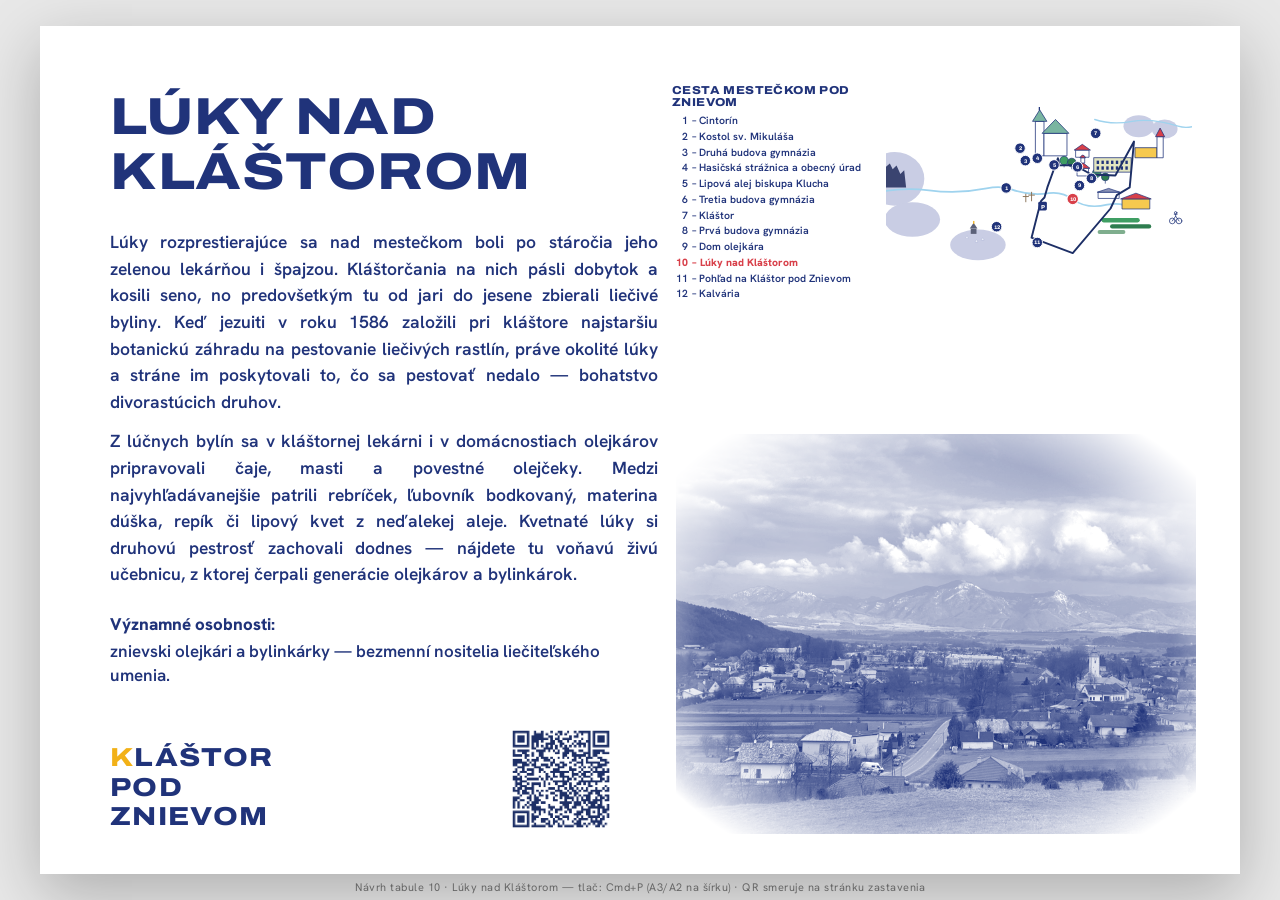
<file: tabula-luky.html>
<!DOCTYPE html>
<html lang="sk">
<head>
<meta charset="UTF-8">
<title>Tabuľa 10 — Lúky nad Kláštorom (návrh)</title>
<link rel="preconnect" href="https://fonts.googleapis.com">
<link rel="preconnect" href="https://fonts.gstatic.com" crossorigin>
<link href="https://fonts.googleapis.com/css2?family=Archivo:wdth,wght@62..125,400..900&family=Hanken+Grotesk:wght@400;600;700;800&display=swap" rel="stylesheet">
<style>
  /* Návrh tabule v pomere existujúcich tabúľ (1200 × 848 ≈ formát A radu na šírku).
     Tlač: Cmd+P → A3/A2 na šírku, mierka na celú stranu. */
  :root { --blue:#20337a; --deep:#172452; --gold:#f2b117; --red:#d8404a; }
  * { margin:0; padding:0; box-sizing:border-box; }
  body { background:#e8e8e8; font-family:"Hanken Grotesk",sans-serif; display:grid; place-items:center; min-height:100vh; padding:20px; }
  .panel {
    position:relative; width:1200px; height:848px; background:#fff;
    box-shadow:0 20px 60px rgba(0,0,0,.25); overflow:hidden;
  }
  @media print {
    body { background:#fff; padding:0; display:block; min-height:0; }
    .panel { box-shadow:none; }
    /* strana PDF = presne rozmer tabule (pomer ako A rad na šírku) */
    @page { size: 1200px 848px; margin:0; }
  }

  /* ľavý stĺpec — plynulý tok: titulok, text, osobnosti */
  .left {
    position:absolute; left:70px; top:64px; width:548px;
  }
  .title {
    font-family:"Archivo",sans-serif; font-stretch:118%; font-weight:800;
    font-size:52px; line-height:1.05; letter-spacing:.5px;
    color:var(--blue); text-transform:uppercase;
    margin-bottom:30px;
  }
  .body {
    color:var(--blue); font-weight:600; font-size:17.5px; line-height:1.52;
    text-align:justify; hyphens:auto;
  }
  .body p + p { margin-top:13px; }
  .persons { margin-top:24px; color:var(--blue); font-size:17px; line-height:1.45; font-weight:600; }
  .persons b { font-weight:800; display:block; margin-bottom:2px; }
  .logo {
    position:absolute; left:70px; bottom:42px;
    font-family:"Archivo",sans-serif; font-stretch:118%; font-weight:800;
    font-size:26px; line-height:1.14; letter-spacing:1.3px; color:var(--blue); text-transform:uppercase;
  }
  .logo .k { color:var(--gold); }

  /* mapa s legendou vpravo hore */
  .maparea { position:absolute; right:48px; top:44px; width:520px; display:flex; gap:6px; }
  .legend { width:210px; padding-top:14px; color:var(--blue); }
  .legend h4 { font-family:"Archivo",sans-serif; font-stretch:112%; font-weight:800; font-size:11.5px; letter-spacing:.4px; margin-bottom:5px; }
  .legend ol { list-style:none; font-size:10.5px; font-weight:600; line-height:1.5; }
  .legend li span { display:inline-block; width:16px; text-align:right; margin-right:4px; }
  .legend li.act { color:var(--red); font-weight:800; }
  .maparea svg { width:310px; height:auto; }

  /* gravírovaná fotka vpravo dole */
  .photo {
    position:absolute; right:44px; bottom:40px; width:520px; height:400px;
    background:var(--blue);
    -webkit-mask-image:radial-gradient(ellipse 78% 78% at 50% 50%, #000 58%, transparent 82%);
    mask-image:radial-gradient(ellipse 78% 78% at 50% 50%, #000 58%, transparent 82%);
  }
  .photo img {
    width:100%; height:100%; object-fit:cover;
    filter:grayscale(1) contrast(1.12) brightness(1.06);
    mix-blend-mode:screen;
  }

  /* QR kód */
  .qr { position:absolute; left:468px; bottom:42px; text-align:center; }
  .qr img { width:106px; height:106px; display:block; }

  .note {
    position:fixed; left:50%; transform:translateX(-50%); bottom:6px;
    font-size:11px; color:#666; letter-spacing:.5px;
  }
  @media print { .note { display:none; } }
</style>
</head>
<body>

<div class="panel">
  <div class="left">
    <h1 class="title">Lúky nad<br>Kláštorom</h1>

    <div class="body">
      <p>Lúky rozprestierajúce sa nad mestečkom boli po stáročia jeho zelenou lekárňou i špajzou.
      Kláštorčania na nich pásli dobytok a kosili seno, no predovšetkým tu od jari do jesene zbierali
      liečivé byliny. Keď jezuiti v roku 1586 založili pri kláštore najstaršiu botanickú záhradu na
      pestovanie liečivých rastlín, práve okolité lúky a stráne im poskytovali to, čo sa pestovať
      nedalo — bohatstvo divorastúcich druhov.</p>
      <p>Z lúčnych bylín sa v kláštornej lekárni i v domácnostiach olejkárov pripravovali čaje, masti
      a povestné olejčeky. Medzi najvyhľadávanejšie patrili rebríček, ľubovník bodkovaný, materina
      dúška, repík či lipový kvet z neďalekej aleje. Kvetnaté lúky si druhovú pestrosť zachovali
      dodnes — nájdete tu voňavú živú učebnicu, z ktorej čerpali generácie olejkárov a bylinkárok.</p>
    </div>

    <div class="persons">
      <b>Významné osobnosti:</b>
      znievski olejkári a bylinkárky — bezmenní nositelia liečiteľského umenia.
    </div>
  </div>

  <div class="logo"><span class="k">K</span>LÁŠTOR<br>POD<br>ZNIEVOM</div>

  <div class="maparea">
    <div class="legend">
      <h4>CESTA MESTEČKOM POD ZNIEVOM</h4>
      <ol>
        <li><span>1</span>– Cintorín</li>
        <li><span>2</span>– Kostol sv. Mikuláša</li>
        <li><span>3</span>– Druhá budova gymnázia</li>
        <li><span>4</span>– Hasičská strážnica a obecný úrad</li>
        <li><span>5</span>– Lipová alej biskupa Klucha</li>
        <li><span>6</span>– Tretia budova gymnázia</li>
        <li><span>7</span>– Kláštor</li>
        <li><span>8</span>– Prvá budova gymnázia</li>
        <li><span>9</span>– Dom olejkára</li>
        <li class="act"><span>10</span>– Lúky nad Kláštorom</li>
        <li><span>11</span>– Pohľad na Kláštor pod Znievom</li>
        <li><span>12</span>– Kalvária</li>
      </ol>
    </div>
    <svg viewBox="0 0 640 330" xmlns="http://www.w3.org/2000/svg">
      <ellipse cx="18" cy="150" rx="62" ry="56" fill="#c9cde4"/>
      <ellipse cx="55" cy="235" rx="58" ry="36" fill="#c9cde4"/>
      <path d="M-4 168 L-4 128 L8 118 L14 130 L22 122 L30 140 L38 132 L42 168 Z" fill="#3a4470"/>
      <ellipse cx="528" cy="40" rx="32" ry="23" fill="#c9cde4"/>
      <ellipse cx="582" cy="46" rx="27" ry="20" fill="#c9cde4"/>
      <ellipse cx="192" cy="288" rx="58" ry="32" fill="#c9cde4"/>
      <g>
        <rect x="177" y="254" width="12" height="11" fill="#5b6178"/>
        <path d="M175 254 L183 242 L191 254 Z" fill="#5b6178"/>
        <rect x="182" y="238" width="2.6" height="6" fill="#f2b117"/>
        <path d="M166 274 l3 -5 3 5 Z M199 278 l3 -5 3 5 Z M186 282 l3 -5 3 5 Z" fill="#fff" stroke="#aab3d8" stroke-width="1"/>
      </g>
      <path d="M-4 176 Q 40 168 90 174 Q 150 182 210 170 Q 240 164 262 172 Q 300 186 340 180 Q 368 176 392 194 Q 420 214 462 204 Q 482 200 498 205" fill="none" stroke="#9fd3ee" stroke-width="3.5" stroke-linecap="round"/>
      <path d="M436 26 Q 472 38 514 30 Q 556 23 610 40 Q 626 45 644 40" fill="none" stroke="#9fd3ee" stroke-width="3" stroke-linecap="round"/>
      <g stroke="#20337a" stroke-width="1.6" stroke-linejoin="round">
        <rect x="312" y="30" width="18" height="72" fill="#fff"/>
        <path d="M306 30 L321 6 L336 30 Z" fill="#79b5a1"/>
        <rect x="319" y="0" width="2.6" height="7" fill="#20337a" stroke="none"/>
        <rect x="330" y="55" width="48" height="47" fill="#fff"/>
        <path d="M326 55 L354 26 L382 55 Z" fill="#79b5a1"/>
      </g>
      <g stroke="#20337a" stroke-width="1.5" stroke-linejoin="round">
        <rect x="396" y="90" width="28" height="15" fill="#fff"/>
        <path d="M393 90 L410 78 L427 90 Z" fill="#d8404a"/>
        <rect x="399" y="128" width="24" height="16" fill="#fff"/>
        <path d="M396 128 L411 116 L426 128 Z" fill="#d8404a"/>
        <rect x="407" y="106" width="8" height="11" fill="#fff"/>
        <path d="M405 106 Q 411 95 417 106 Z" fill="#d8404a"/>
      </g>
      <g stroke="#20337a" stroke-width="1.4">
        <line x1="372" y1="126" x2="372" y2="119"/><circle cx="372" cy="112" r="9" fill="#3f9e63"/>
        <line x1="388" y1="130" x2="388" y2="123"/><circle cx="388" cy="116" r="9" fill="#2e7d4f"/>
        <line x1="440" y1="152" x2="440" y2="145"/><circle cx="440" cy="138" r="9" fill="#3f9e63"/>
        <line x1="458" y1="160" x2="458" y2="153"/><circle cx="458" cy="146" r="8" fill="#2e7d4f"/>
      </g>
      <g stroke="#20337a" stroke-width="1.6">
        <rect x="434" y="106" width="78" height="30" fill="#e3e6c0"/>
        <g fill="#20337a" stroke="none">
          <rect x="440" y="112" width="5" height="7"/><rect x="450" y="112" width="5" height="7"/><rect x="460" y="112" width="5" height="7"/><rect x="470" y="112" width="5" height="7"/><rect x="480" y="112" width="5" height="7"/><rect x="490" y="112" width="5" height="7"/><rect x="500" y="112" width="5" height="7"/>
          <rect x="440" y="124" width="5" height="7"/><rect x="450" y="124" width="5" height="7"/><rect x="460" y="124" width="5" height="7"/><rect x="470" y="124" width="5" height="7"/><rect x="480" y="124" width="5" height="7"/><rect x="490" y="124" width="5" height="7"/><rect x="500" y="124" width="5" height="7"/>
        </g>
      </g>
      <g stroke="#20337a" stroke-width="1.6" stroke-linejoin="round">
        <rect x="520" y="85" width="46" height="21" fill="#f6c94f"/>
        <rect x="566" y="62" width="13" height="44" fill="#fff"/>
        <path d="M563 62 L572.5 44 L582 62 Z" fill="#d8404a"/>
      </g>
      <g stroke="#20337a" stroke-width="1.5" stroke-linejoin="round">
        <rect x="443" y="178" width="44" height="13" fill="#fff"/>
        <path d="M441 178 L465 170 L489 178 Z" fill="#8b93b8"/>
        <rect x="493" y="192" width="58" height="21" fill="#f6c94f"/>
        <path d="M490 192 L522 180 L554 192 Z" fill="#d8404a"/>
      </g>
      <g stroke="#8a7358" stroke-width="2" stroke-linecap="round">
        <path d="M292 198 L292 182 M286.5 187 L297.5 187"/>
        <path d="M304 196 L304 178 M298 184 L310 184"/>
      </g>
      <g>
        <rect x="450" y="232" width="80" height="9" rx="4.5" fill="#3f9e63"/>
        <rect x="468" y="245" width="86" height="9" rx="4.5" fill="#2e7d4f"/>
        <rect x="442" y="257" width="58" height="8" rx="4" fill="#7fae8e"/>
      </g>
      <g fill="none" stroke="#20337a" stroke-width="1.6" stroke-linecap="round">
        <circle cx="598" cy="238" r="6"/><circle cx="612" cy="238" r="6"/>
        <path d="M598 238 L605 228 L612 238 M605 228 L605 224 M602 224 h6"/>
        <circle cx="605" cy="221" r="2.6"/>
      </g>
      <path d="M359 107 L362 122 L393 121 L429 141 L479 143 L518 72 L509 168 L482 184 L469 212 L390 305 L304 273 L317 222 L324 196 L331 189 L337 168 L359 107"
            fill="none" stroke="#1d2f66" stroke-width="4" stroke-linejoin="round" stroke-linecap="round"/>
      <g>
        <rect x="318" y="198" width="18" height="18" rx="3" fill="#20337a"/>
        <text x="327" y="212" text-anchor="middle" fill="#fff" font-family="Archivo, sans-serif" font-weight="800" font-size="12">P</text>
      </g>
      <!-- body zastavení: všetky modré, 10 červená -->
      <g font-family="Archivo, sans-serif" font-weight="800" font-size="11" text-anchor="middle">
        <circle cx="251" cy="169" r="11" fill="#20337a" stroke="#fff" stroke-width="2"/><text x="251" y="173" fill="#fff">1</text>
        <circle cx="280" cy="86" r="11" fill="#20337a" stroke="#fff" stroke-width="2"/><text x="280" y="90" fill="#fff">2</text>
        <circle cx="291" cy="112" r="11" fill="#20337a" stroke="#fff" stroke-width="2"/><text x="291" y="116" fill="#fff">3</text>
        <circle cx="316" cy="107" r="11" fill="#20337a" stroke="#fff" stroke-width="2"/><text x="316" y="111" fill="#fff">4</text>
        <circle cx="351" cy="121" r="11" fill="#20337a" stroke="#fff" stroke-width="2"/><text x="351" y="125" fill="#fff">5</text>
        <circle cx="400" cy="125" r="11" fill="#20337a" stroke="#fff" stroke-width="2"/><text x="400" y="129" fill="#fff">6</text>
        <circle cx="438" cy="55" r="11" fill="#20337a" stroke="#fff" stroke-width="2"/><text x="438" y="59" fill="#fff">7</text>
        <circle cx="429" cy="149" r="11" fill="#20337a" stroke="#fff" stroke-width="2"/><text x="429" y="153" fill="#fff">8</text>
        <circle cx="404" cy="164" r="11" fill="#20337a" stroke="#fff" stroke-width="2"/><text x="404" y="168" fill="#fff">9</text>
        <circle cx="390" cy="192" r="12" fill="#d8404a" stroke="#fff" stroke-width="2.2"/><text x="390" y="196" fill="#fff">10</text>
        <circle cx="316" cy="283" r="11" fill="#20337a" stroke="#fff" stroke-width="2"/><text x="316" y="287" fill="#fff">11</text>
        <circle cx="231" cy="250" r="11" fill="#20337a" stroke="#fff" stroke-width="2"/><text x="231" y="254" fill="#fff">12</text>
      </g>
    </svg>
  </div>

  <div class="photo"><img src="img/luky-nad-klastorom.jpg" alt="Lúky nad Kláštorom — pohľad zo Skaličiek"></div>

  <div class="qr"><img src="img/qr-luky.png" alt="QR kód na stránku zastavenia"></div>
</div>

<p class="note">Návrh tabule 10 · Lúky nad Kláštorom — tlač: Cmd+P (A3/A2 na šírku) · QR smeruje na stránku zastavenia</p>

</body>
</html>
</file>
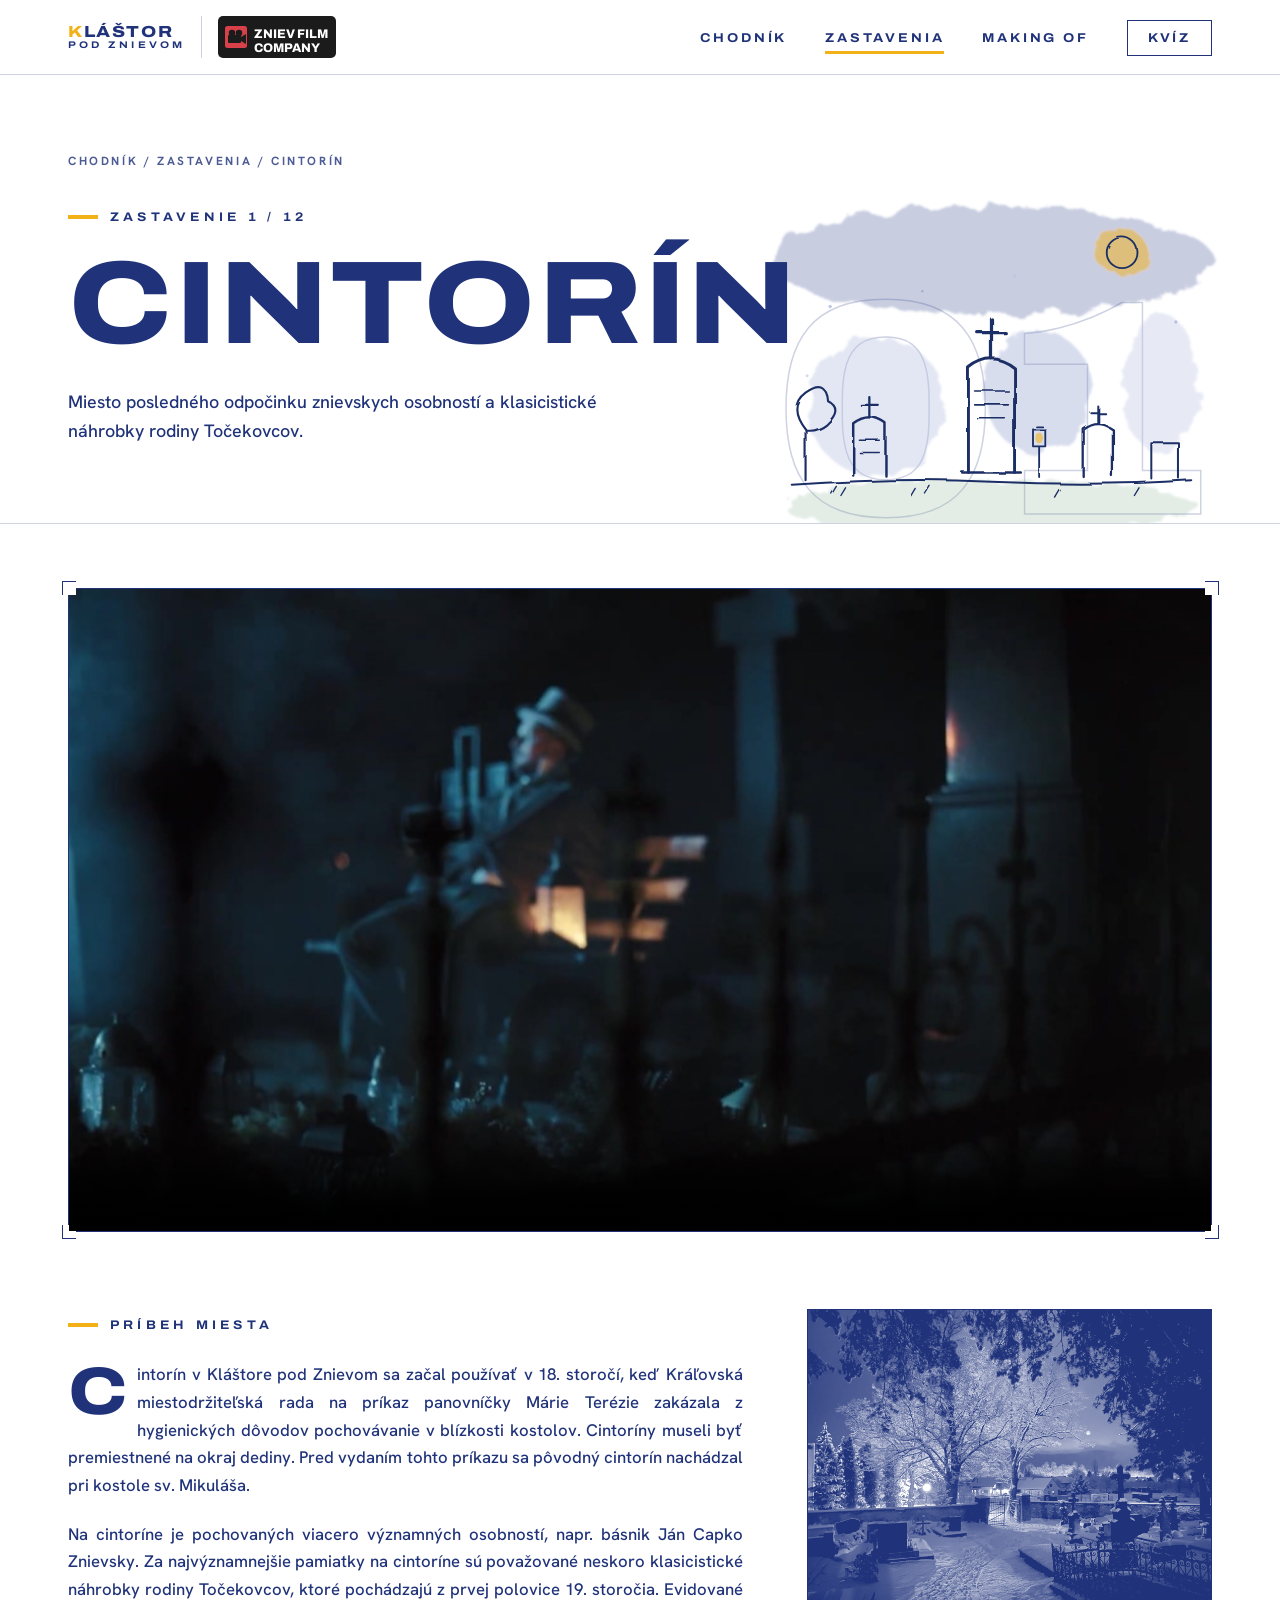
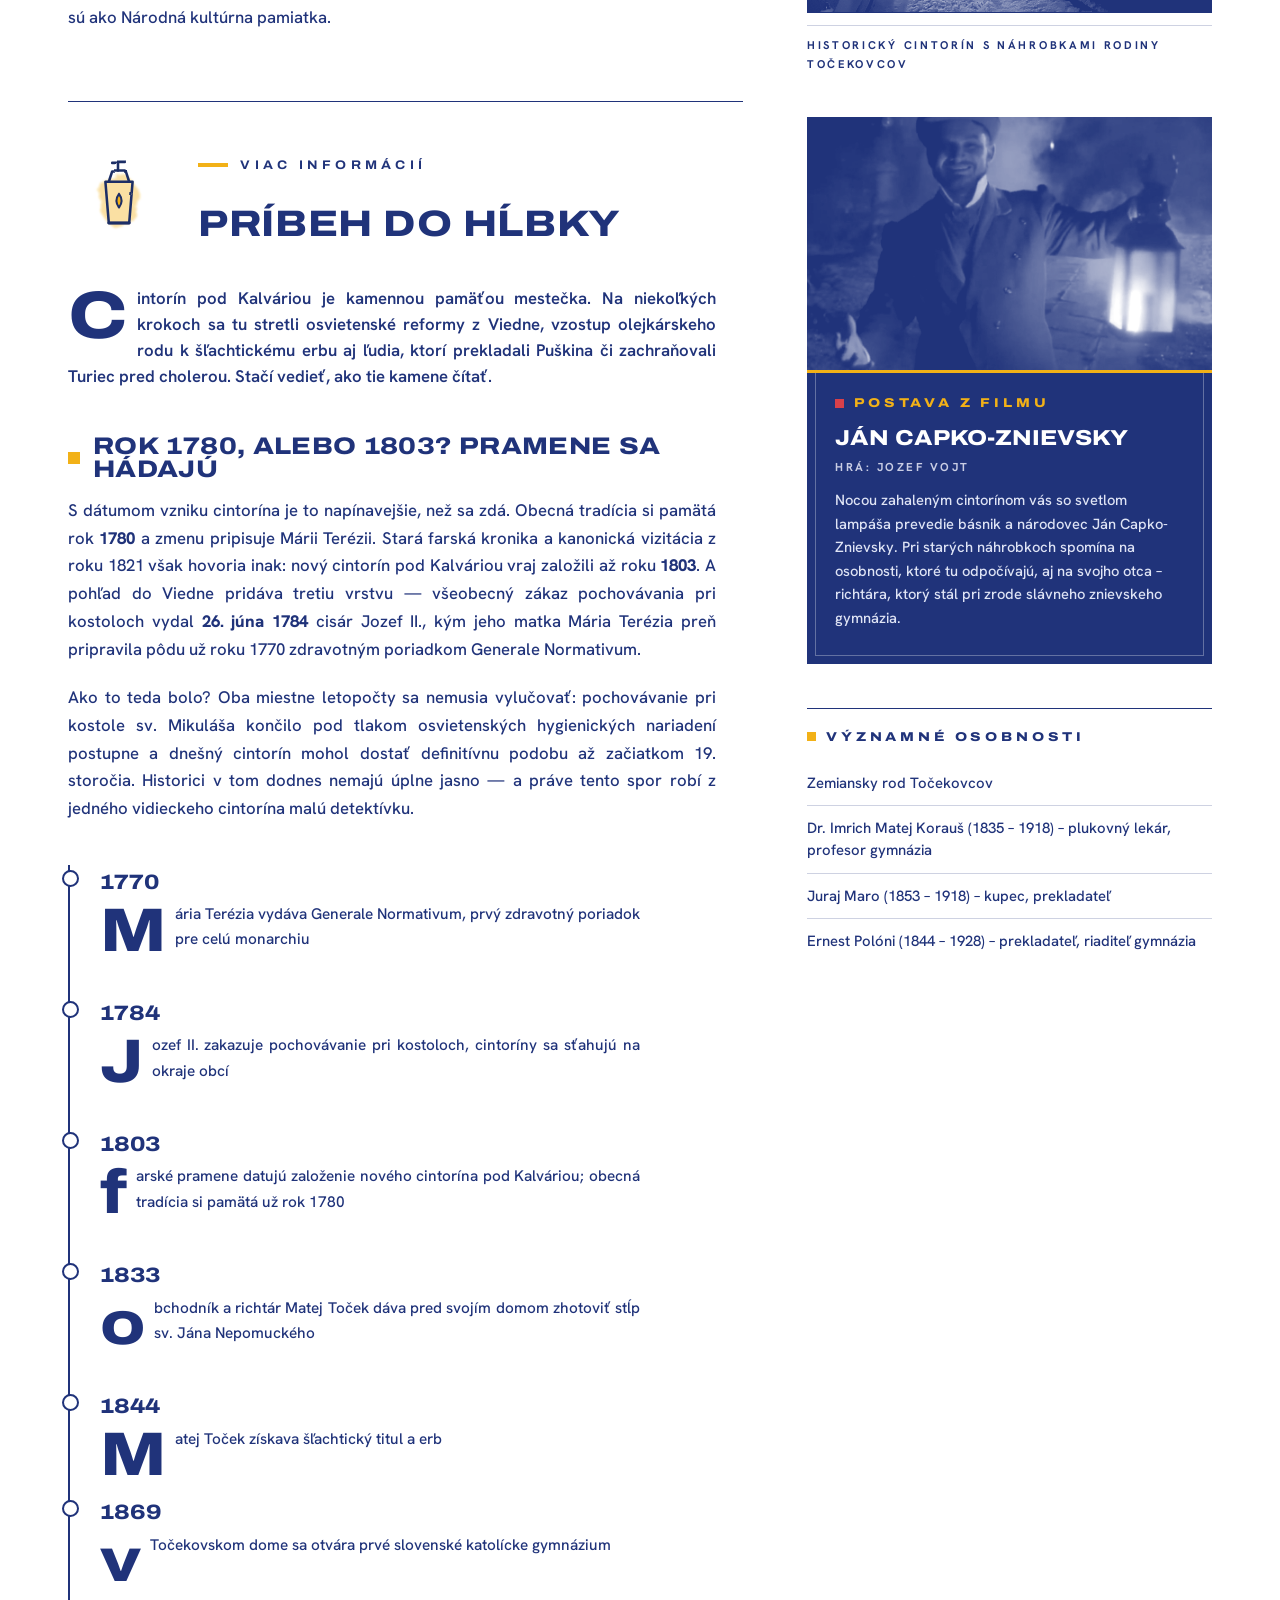
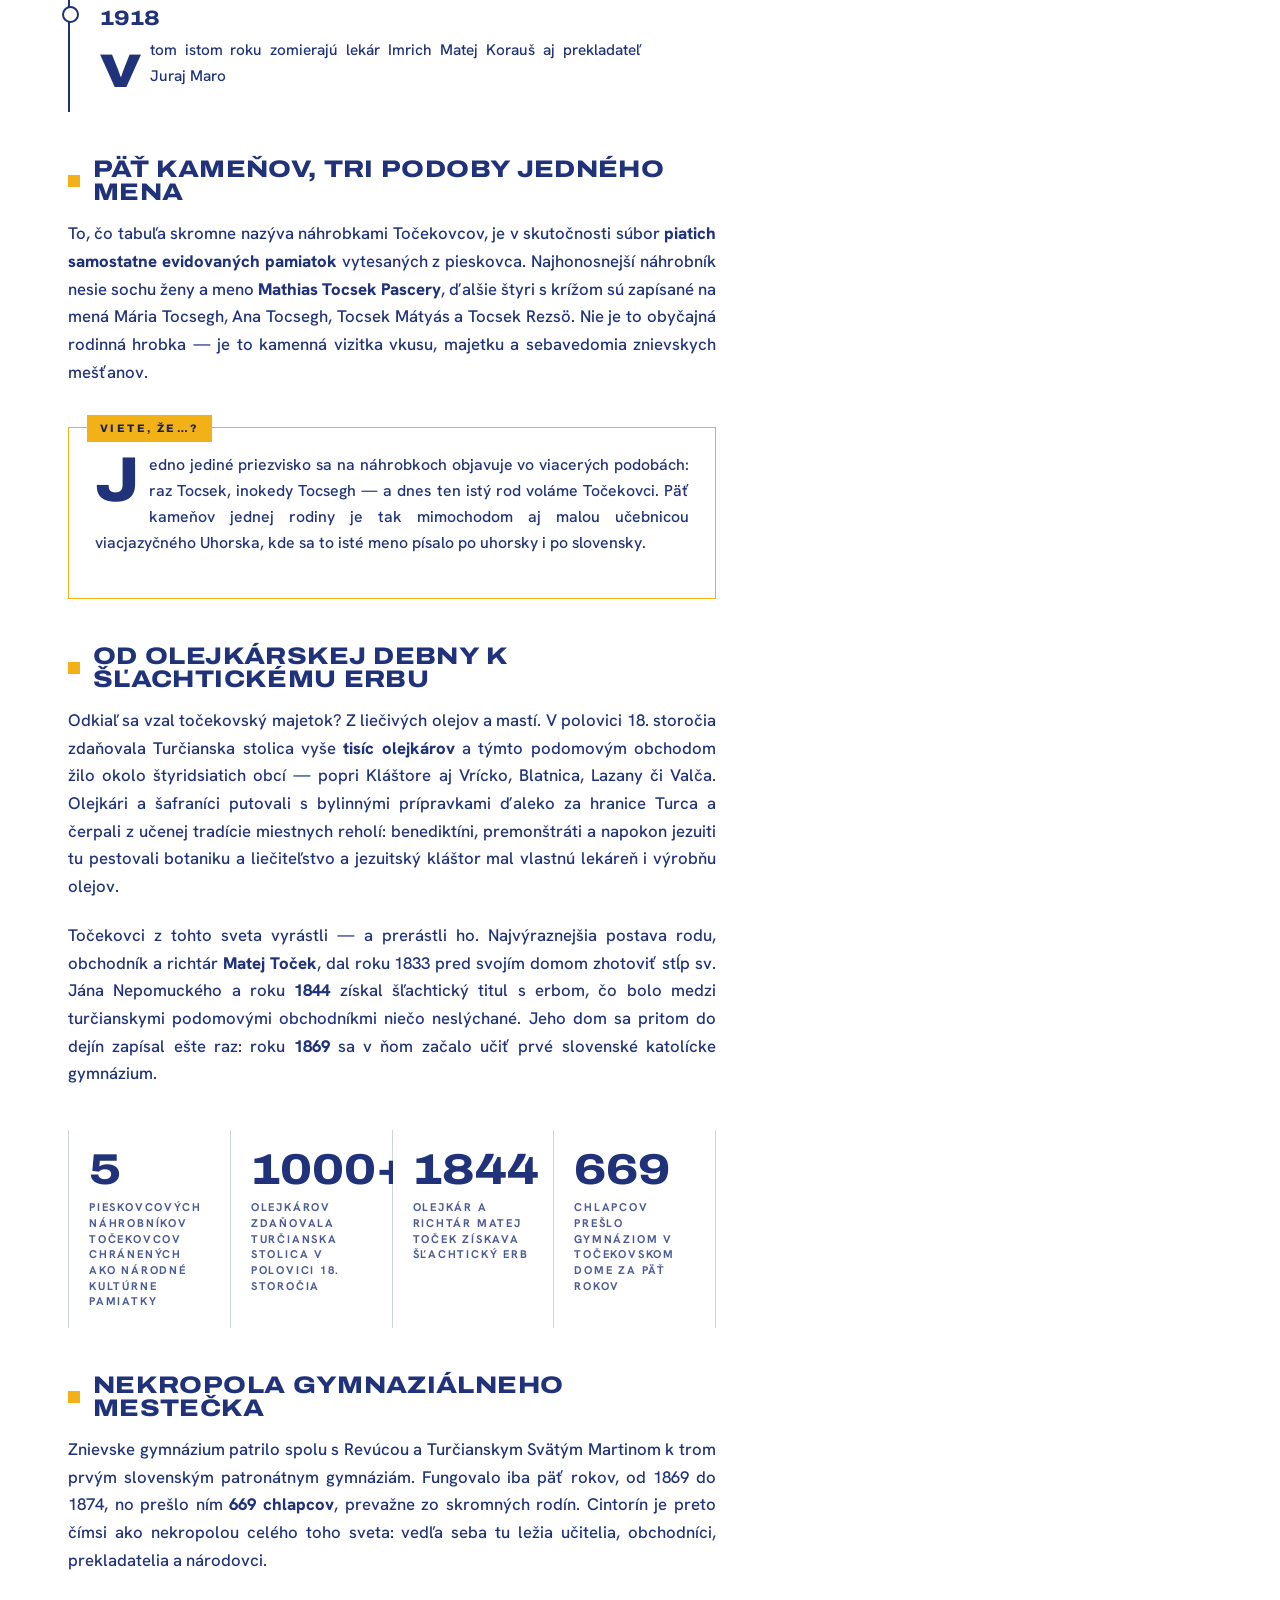
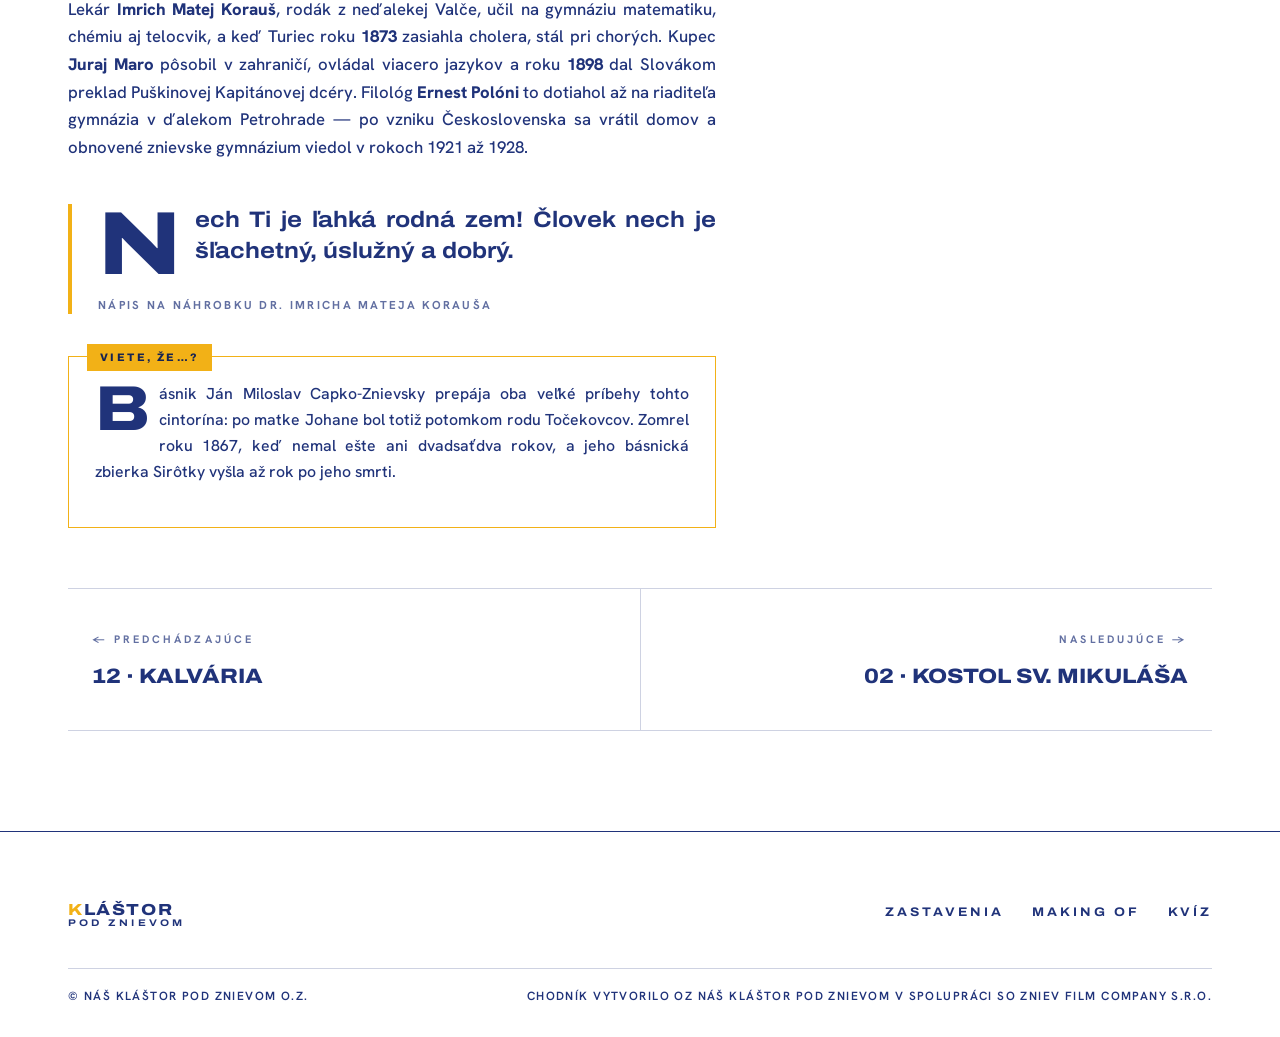
<file: zastavenie.html>
<!DOCTYPE html>
<html lang="sk">
<head>
  <meta charset="UTF-8">
  <meta name="viewport" content="width=device-width, initial-scale=1.0">
  <title>Zastavenie — Cesta mestečkom pod Znievom</title>
  <link rel="preconnect" href="https://fonts.googleapis.com">
  <link rel="preconnect" href="https://fonts.gstatic.com" crossorigin>
  <link href="https://fonts.googleapis.com/css2?family=Archivo:wdth,wght@62..125,400..900&family=Hanken+Grotesk:wght@400;500;600;700;800&display=swap" rel="stylesheet">
  <link rel="stylesheet" href="css/style.css">
</head>
<body>

<header class="nav">
  <div class="nav-inner">
    <div class="brand-wrap">
      <a class="brand" href="index.html"><span class="k">K</span>LÁŠTOR<small>POD ZNIEVOM</small></a>
      <svg class="zfc-logo" viewBox="0 0 236 84" role="img" aria-label="Zniev Film Company"><rect width="236" height="84" rx="10" fill="#1b1b1b"/><rect x="14" y="20" width="44" height="44" rx="5" fill="#d8404a"/><g fill="#1b1b1b"><circle cx="28" cy="34" r="6.5"/><circle cx="42" cy="34" r="6.5"/><rect x="20" y="38" width="26" height="16" rx="2"/><path d="M46 42 L56 36 L56 56 L46 50 Z"/></g><text x="72" y="43" font-family="Archivo, Arial, sans-serif" font-weight="800" font-size="25" fill="#fff">ZNIEV FILM</text><text x="72" y="71" font-family="Archivo, Arial, sans-serif" font-weight="800" font-size="25" fill="#fff">COMPANY</text></svg>
    </div>
    <button class="nav-toggle" aria-label="Menu"><span></span><span></span><span></span></button>
    <ul class="nav-links">
      <li><a href="index.html">Chodník</a></li>
      <li><a href="index.html#zastavenia" class="active">Zastavenia</a></li>
      <li><a href="making-of.html">Making of</a></li>
      <li><a href="kviz.html" class="cta">Kvíz</a></li>
    </ul>
  </div>
</header>

<section class="page-head">
  <div class="wrap">
    <span class="bignum ghost-num" id="stop-bignum"></span>
    <figure class="head-sketch" aria-hidden="true"><img id="stop-sketch" src="" alt=""></figure>
    <p class="breadcrumbs"><a href="index.html">Chodník</a> / <a href="index.html#zastavenia">Zastavenia</a> / <span id="crumb-title"></span></p>
    <span class="label" id="stop-kicker"></span>
    <h1 class="display-xl" id="stop-title"></h1>
    <p class="lead intro" id="stop-short"></p>
  </div>
</section>

<div class="wrap">
  <div class="video-block">
    <div class="frame">
      <span class="corner tl"></span><span class="corner tr"></span><span class="corner bl"></span><span class="corner br"></span>
      <div class="video-frame" id="video-frame"></div>
    </div>
  </div>

  <div class="stop-body">
    <article class="stop-text">
      <span class="label">Príbeh miesta</span>
      <div id="stop-text"></div>

      <section class="more-inline" id="more-section" hidden>
        <div class="more-inline-head">
          <img class="more-icon" id="more-icon" src="" alt="" aria-hidden="true">
          <div>
            <span class="label">Viac informácií</span>
            <h2>Príbeh do hĺbky</h2>
          </div>
        </div>
        <div id="more-blocks" class="more-blocks"></div>
      </section>
    </article>
    <aside>
      <div class="aside-block scene-block" id="scene-card" hidden>
        <h3><i></i>Postava z filmu</h3>
        <div class="character" id="scene-character"></div>
        <p id="scene-desc"></p>
      </div>
      <div class="aside-block" id="persons-card" hidden>
        <h3><i></i>Významné osobnosti</h3>
        <ul id="persons-list"></ul>
      </div>
    </aside>
  </div>

  <nav class="stop-nav" id="stop-nav"></nav>
</div>

<footer>
  <div class="wrap">
    <div class="footer-grid">
      <a class="brand" href="index.html"><span class="k">K</span>LÁŠTOR<small>POD ZNIEVOM</small></a>
      <nav>
        <a href="index.html#zastavenia">Zastavenia</a>
        <a href="making-of.html">Making of</a>
        <a href="kviz.html">Kvíz</a>
      </nav>
    </div>
    <p class="footer-note"><span>© Náš Kláštor pod Znievom o.z.</span><span>Chodník vytvorilo OZ Náš Kláštor pod Znievom v spolupráci so Zniev Film Company s.r.o.</span></p>
  </div>
</footer>

<script src="js/data.js"></script>
<script src="js/main.js"></script>
<script src="js/zastavenie.js"></script>
</body>
</html>
</file>
<file: css/style.css>
/* ============================================================
   CESTA MESTEČKOM POD ZNIEVOM
   Dizajn vychádza priamo z náučných tabúľ:
   biely papier · znievska modrá · gravírované obrázky ·
   zlaté „K“ · červený bod aktívneho zastavenia.
   Editorský vzhľad: tenké linky, obrovská typografia,
   žiadne generické karty a tiene.
   ============================================================ */

:root {
  --blue: #20337a;            /* znievska modrá */
  --blue-deep: #172452;
  --blue-40: rgba(32, 51, 122, .4);
  --hair: rgba(32, 51, 122, .22);      /* tenká linka */
  --hair-soft: rgba(32, 51, 122, .1);
  --paper: #ffffff;
  --paper-warm: #fbfaf6;
  --mist: #eef0f8;            /* svetlá levanduľová z kopcov */
  --lavender: #c9cde4;
  --gold: #f2b117;
  --red: #d8404a;
  --green: #3f9e63;
  --font-head: "Archivo", "Arial Black", sans-serif;
  --font-body: "Hanken Grotesk", "Helvetica Neue", sans-serif;
}

* { margin: 0; padding: 0; box-sizing: border-box; }
html { scroll-behavior: smooth; }

body {
  font-family: var(--font-body);
  background: var(--paper);
  color: var(--blue);
  line-height: 1.65;
  font-weight: 500;
  -webkit-font-smoothing: antialiased;
}

img { max-width: 100%; display: block; }
a { color: inherit; }
::selection { background: var(--gold); color: var(--blue-deep); }

.wrap { max-width: 1240px; margin: 0 auto; padding: 0 clamp(20px, 4vw, 48px); }

/* ------------------------------------------------------------
   TYPOGRAFIA — titulky ako na tabuliach: široké, ťažké, modré
   ------------------------------------------------------------ */
h1, h2, h3, .display {
  font-family: var(--font-head);
  font-stretch: 118%;
  font-weight: 800;
  text-transform: uppercase;
  letter-spacing: .015em;
  line-height: .96;
  color: var(--blue);
}

.display-xl { font-size: clamp(3rem, 9.2vw, 8.2rem); }
.display-lg { font-size: clamp(2.2rem, 5.6vw, 4.6rem); }

.label {
  display: inline-flex;
  align-items: center;
  gap: 12px;
  font-family: var(--font-head);
  font-stretch: 110%;
  font-size: .78rem;
  font-weight: 700;
  letter-spacing: .34em;
  text-transform: uppercase;
  color: var(--blue);
}
.label::before { content: ""; width: 30px; height: 4px; background: var(--gold); }
.label.plain::before { display: none; }

.lead { font-size: clamp(1.02rem, 1.4vw, 1.2rem); max-width: 58ch; font-weight: 500; }

/* outline čísla — „gravírované“ do papiera */
.ghost-num {
  font-family: var(--font-head);
  font-stretch: 118%;
  font-weight: 800;
  color: transparent;
  -webkit-text-stroke: 1.5px var(--blue-40);
  line-height: 1;
  user-select: none;
}

.section { padding: clamp(70px, 9vw, 130px) 0; }
.section-head { margin-bottom: clamp(36px, 5vw, 64px); }
.section-head .display-lg { margin-top: 18px; }

hr.rule { border: 0; border-top: 1px solid var(--hair); }

/* ------------------------------------------------------------
   HLAVIČKA
   ------------------------------------------------------------ */
.nav {
  position: sticky; top: 0; z-index: 90;
  background: rgba(255, 255, 255, .92);
  backdrop-filter: blur(10px);
  border-bottom: 1px solid var(--hair);
}
.nav-inner {
  display: flex; align-items: center; justify-content: space-between;
  max-width: 1240px; margin: 0 auto;
  padding: 16px clamp(20px, 4vw, 48px);
}
.brand {
  font-family: var(--font-head); font-stretch: 118%;
  font-weight: 800; font-size: 1rem; line-height: 1.05;
  letter-spacing: .1em; text-transform: uppercase;
  color: var(--blue); text-decoration: none;
}
.brand .k { color: var(--gold); }
.brand small { display: block; font-size: .6rem; letter-spacing: .32em; font-weight: 700; }

.brand-wrap { display: flex; align-items: center; gap: 16px; }
.zfc-logo {
  height: 42px; width: auto; display: block;
  border-left: 1px solid var(--hair); padding-left: 16px;
}
@media (max-width: 880px) { .zfc-logo { height: 34px; } }

.nav-links { display: flex; gap: clamp(14px, 3vw, 38px); list-style: none; align-items: center; }
.nav-links a {
  text-decoration: none;
  font-family: var(--font-head); font-stretch: 110%;
  font-weight: 700; font-size: .8rem;
  letter-spacing: .22em; text-transform: uppercase;
  color: var(--blue);
  padding: 6px 0;
  border-bottom: 3px solid transparent;
  transition: border-color .15s;
}
.nav-links a:hover { border-bottom-color: var(--lavender); }
.nav-links a.active { border-bottom-color: var(--gold); }
.nav-links a.cta {
  border: 1.5px solid var(--blue);
  padding: 10px 20px;
  transition: background .15s, color .15s;
}
.nav-links a.cta:hover { background: var(--blue); color: #fff; border-bottom-color: var(--blue); }

.nav-toggle { display: none; background: none; border: none; cursor: pointer; padding: 8px; }
.nav-toggle span { display: block; width: 26px; height: 2.5px; background: var(--blue); margin: 6px 0; }

@media (max-width: 880px) {
  .nav-toggle { display: block; }
  .nav-links {
    display: none; position: absolute; top: 100%; left: 0; right: 0;
    flex-direction: column; align-items: flex-start;
    background: var(--paper); padding: 18px clamp(20px, 4vw, 48px) 26px;
    border-bottom: 1px solid var(--hair); gap: 16px;
  }
  .nav-links.open { display: flex; }
}

/* ------------------------------------------------------------
   TLAČIDLÁ — ostré, tlačové
   ------------------------------------------------------------ */
.btn {
  display: inline-block; text-decoration: none; cursor: pointer;
  font-family: var(--font-head); font-stretch: 110%;
  font-weight: 800; font-size: .82rem;
  letter-spacing: .22em; text-transform: uppercase;
  padding: 17px 34px;
  border: 1.5px solid var(--blue);
  color: var(--blue); background: transparent;
  transition: background .15s, color .15s, transform .15s;
}
.btn:hover { transform: translateY(-2px); }
.btn-solid { background: var(--blue); color: #fff; }
.btn-solid:hover { background: var(--blue-deep); }
.btn-gold { background: var(--gold); border-color: var(--gold); color: var(--blue-deep); }
.btn-gold:hover { background: #ffc93c; border-color: #ffc93c; }

/* ------------------------------------------------------------
   HERO — biely panel s obrovským titulkom a ilustráciou
   ------------------------------------------------------------ */
.hero { border-bottom: 1px solid var(--hair); overflow: hidden; }
.hero-inner {
  position: relative;
  padding-top: clamp(50px, 6vw, 90px);
  padding-bottom: clamp(50px, 7vw, 100px);
}
.hero-inner > * { position: relative; z-index: 2; }

/* skica ako na podstránkach: veľká, vpravo, za textom */
.hero-sketch {
  position: absolute; z-index: 1;
  right: clamp(-30px, -1vw, 10px);
  bottom: clamp(20px, 4vw, 60px);
  width: clamp(360px, 46vw, 720px);
  margin: 0; pointer-events: none;
}
.hero-sketch img { width: 100%; height: auto; display: block; }
@media (max-width: 940px) {
  .hero-sketch { position: static; width: min(480px, 100%); margin: 0 auto 18px; }
}

.hero h1 { margin: 26px 0 30px; }
.hero h1 em { font-style: normal; color: transparent; -webkit-text-stroke: 2px var(--blue); }
.hero .lead { margin-bottom: 40px; max-width: 50ch; }
.hero-actions { display: flex; gap: 16px; flex-wrap: wrap; }

.hero-meta {
  margin-top: 54px; display: flex; gap: 34px; flex-wrap: wrap;
  font-size: .78rem; font-weight: 700; letter-spacing: .22em; text-transform: uppercase;
}
.hero-meta span { display: flex; align-items: center; gap: 10px; }
.hero-meta i { width: 9px; height: 9px; border-radius: 50%; background: var(--red); flex: none; }
.hero-meta span:nth-child(2) i { background: var(--gold); }
.hero-meta span:nth-child(3) i { background: var(--green); }


/* ------------------------------------------------------------
   BEŽIACI PÁS — ako gravírovaná lišta
   ------------------------------------------------------------ */
.marquee {
  border-bottom: 1px solid var(--hair);
  background: var(--blue); color: #fff;
  overflow: hidden; padding: 13px 0;
}
.marquee-track {
  display: flex; width: max-content;
  animation: marq 36s linear infinite;
}
.marquee span {
  font-family: var(--font-head); font-stretch: 115%;
  font-weight: 700; font-size: .82rem;
  letter-spacing: .3em; text-transform: uppercase;
  white-space: nowrap; padding: 0 26px;
  display: flex; align-items: center; gap: 26px;
}
.marquee span::after { content: "✦"; color: var(--gold); font-size: .9em; }
@keyframes marq { to { transform: translateX(-50%); } }

/* ------------------------------------------------------------
   ČÍSLA / FAKTY — hairline mriežka
   ------------------------------------------------------------ */
.stats { display: grid; grid-template-columns: repeat(4, 1fr); border-left: 1px solid var(--hair); }
@media (max-width: 760px) { .stats { grid-template-columns: repeat(2, 1fr); border-top: 1px solid var(--hair); } }
.stat { border-right: 1px solid var(--hair); padding: clamp(22px, 3vw, 40px) clamp(18px, 2.4vw, 34px); }
@media (max-width: 760px) { .stat { border-bottom: 1px solid var(--hair); } }
.stat b {
  font-family: var(--font-head); font-stretch: 118%; font-weight: 800;
  font-size: clamp(2.4rem, 4.6vw, 4rem); line-height: 1; display: block;
}
.stat span {
  display: block; margin-top: 10px;
  font-size: .72rem; font-weight: 700; letter-spacing: .26em; text-transform: uppercase;
}

/* ------------------------------------------------------------
   KROKY — editorské riadky s outline číslami
   ------------------------------------------------------------ */
.steps { border-top: 1px solid var(--hair); }
.step {
  display: grid; grid-template-columns: 180px 1fr 1.4fr;
  gap: clamp(16px, 3vw, 44px); align-items: baseline;
  padding: clamp(26px, 3.4vw, 44px) 0;
  border-bottom: 1px solid var(--hair);
  transition: background .2s;
}
.step:hover { background: var(--paper-warm); }
@media (max-width: 820px) { .step { grid-template-columns: 90px 1fr; } .step p { grid-column: 2; } }
.step .ghost-num { font-size: clamp(3rem, 6vw, 5.4rem); }
.step h3 { font-size: clamp(1.1rem, 1.8vw, 1.5rem); }
.step p { max-width: 52ch; }

/* ------------------------------------------------------------
   MAPA OKRUHU + ZOZNAM — ako mapka na tabuli
   ------------------------------------------------------------ */
.map-grid { display: grid; grid-template-columns: 1.1fr .9fr; gap: clamp(30px, 4vw, 64px); align-items: start; }
@media (max-width: 940px) { .map-grid { grid-template-columns: 1fr; } }

.frame { position: relative; border: 1.5px solid var(--blue); background: var(--paper); }
.frame .corner {
  position: absolute; width: 14px; height: 14px; border: 1.5px solid var(--blue); pointer-events: none;
}
.corner.tl { top: -7.5px; left: -7.5px; border-right: 0; border-bottom: 0; background: var(--paper); }
.corner.tr { top: -7.5px; right: -7.5px; border-left: 0; border-bottom: 0; background: var(--paper); }
.corner.bl { bottom: -7.5px; left: -7.5px; border-right: 0; border-top: 0; background: var(--paper); }
.corner.br { bottom: -7.5px; right: -7.5px; border-left: 0; border-top: 0; background: var(--paper); }

.map-card { position: sticky; top: 96px; padding: clamp(16px, 2vw, 30px); }
@media (max-width: 940px) { .map-card { position: static; margin-bottom: 34px; } }
.map-card svg { width: 100%; height: auto; }
.map-title {
  font-family: var(--font-head); font-stretch: 115%; font-weight: 800;
  font-size: .78rem; letter-spacing: .3em; text-transform: uppercase;
  border-bottom: 1px solid var(--hair); padding-bottom: 12px; margin-bottom: 8px;
  display: flex; justify-content: space-between; align-items: center;
}
.map-title .dotleg { display: inline-flex; align-items: center; gap: 7px; font-size: .66rem; letter-spacing: .2em; }
.map-title .dotleg i { width: 10px; height: 10px; border-radius: 50%; background: var(--red); }

.map-stop { cursor: pointer; }
.map-stop circle.dot {
  fill: var(--blue); stroke: var(--paper); stroke-width: 2;
  transition: fill .15s;
}
.map-stop text {
  fill: #fff; font-family: var(--font-head); font-weight: 800; font-size: 12.5px;
  pointer-events: none;
}
.map-stop:hover circle.dot, .map-stop.hl circle.dot { fill: var(--red); }

/* postupné naskočenie bodov */
.map-stop { opacity: 0; transform: scale(.2); transform-box: fill-box; transform-origin: center; transition: opacity .45s ease, transform .45s cubic-bezier(.2, 1.4, .4, 1); }
svg.drawn .map-stop { opacity: 1; transform: scale(1); }

.stop-list { list-style: none; border-top: 1px solid var(--hair); counter-reset: none; }
.stop-list a {
  display: grid; grid-template-columns: 54px 66px 1fr 30px;
  align-items: center; gap: 16px;
  padding: 13px 6px;
  text-decoration: none;
  border-bottom: 1px solid var(--hair);
  transition: background .15s, padding-left .2s;
}
.stop-list a:hover, .stop-list a.hl { background: var(--mist); padding-left: 14px; }
.stop-list .n {
  font-family: var(--font-head); font-stretch: 118%; font-weight: 800;
  font-size: 1.7rem; color: transparent; -webkit-text-stroke: 1.3px var(--blue);
  transition: color .15s;
}
.stop-list a:hover .n, .stop-list a.hl .n { color: var(--red); -webkit-text-stroke-color: var(--red); }
.stop-list b {
  font-family: var(--font-head); font-stretch: 112%; font-weight: 800;
  text-transform: uppercase; letter-spacing: .03em; font-size: .98rem; display: block;
}
.stop-list small { display: block; font-size: .82rem; font-weight: 500; opacity: .75; line-height: 1.45; }
.stop-list .arrow { font-size: 1.2rem; opacity: 0; transform: translateX(-8px); transition: opacity .15s, transform .2s; }
.stop-list a:hover .arrow, .stop-list a.hl .arrow { opacity: 1; transform: none; }
.stop-list .thumb {
  display: block; width: 66px; height: 50px; overflow: hidden;
  border: 1px solid var(--hair);
}
.stop-list .thumb img { width: 100%; height: 100%; object-fit: cover; }
.stop-list .thumb-empty {
  background-image:
    repeating-linear-gradient(45deg, var(--hair-soft) 0 1px, transparent 1px 6px),
    repeating-linear-gradient(-45deg, var(--hair-soft) 0 1px, transparent 1px 6px);
}
@media (max-width: 560px) {
  .stop-list a { grid-template-columns: 46px 1fr 26px; }
  .stop-list .thumb { display: none; }
}

/* bočná fotografia zastavenia */
.engrave-fig { margin-bottom: 44px; }
.engrave-fig .engrave { border: 1.5px solid var(--blue); }
.engrave-fig figcaption {
  margin-top: 12px; padding-top: 10px; border-top: 1px solid var(--hair);
  font-size: .7rem; font-weight: 700; letter-spacing: .24em; text-transform: uppercase;
}

/* panoráma na úvodnej stránke */
.panorama { padding-bottom: clamp(70px, 9vw, 130px); }
.pano-img { border-bottom: 1.5px solid var(--blue); }
.pano-img img { width: 100%; height: clamp(280px, 42vw, 520px); object-fit: cover; }
.pano-caption {
  display: flex; justify-content: space-between; gap: 12px; flex-wrap: wrap;
  padding: 14px 18px;
  font-family: var(--font-head); font-stretch: 112%; font-weight: 700;
  font-size: .74rem; letter-spacing: .26em; text-transform: uppercase;
  color: var(--blue); background: var(--paper);
}

/* ------------------------------------------------------------
   ČASOVÁ OS — horizontálny pás dejín mestečka
   ------------------------------------------------------------ */
.timeline-section { border-top: 1px solid var(--hair); border-bottom: 1px solid var(--hair); background: var(--paper-warm); }
.timeline {
  display: flex; overflow-x: auto; scroll-snap-type: x mandatory;
  border-left: 1px solid var(--hair);
  cursor: grab;
  -webkit-overflow-scrolling: touch;
}
.timeline::-webkit-scrollbar { height: 8px; }
.timeline::-webkit-scrollbar-thumb { background: var(--lavender); }
.timeline::-webkit-scrollbar-track { background: transparent; }
.t-item {
  width: clamp(250px, 27vw, 340px);
  border-right: 1px solid var(--hair);
  padding: clamp(26px, 3vw, 44px) clamp(20px, 2.4vw, 32px) clamp(30px, 3.4vw, 50px);
  scroll-snap-align: start;
  position: relative;
  flex: none;
}
.t-item::before {
  content: ""; position: absolute; top: 0; left: 0; width: 100%; height: 4px;
  background: transparent; transition: background .2s;
}
.t-item:hover::before { background: var(--gold); }
.t-item .year {
  font-family: var(--font-head); font-stretch: 118%; font-weight: 800;
  font-size: clamp(2.4rem, 4vw, 3.4rem); line-height: 1;
}
.t-item .year sup { font-size: .35em; letter-spacing: .1em; }
.t-item h3 { font-size: .92rem; letter-spacing: .06em; margin: 14px 0 8px; }
.t-item p { font-size: .86rem; line-height: 1.55; opacity: .85; }
.t-hint {
  text-align: right; font-size: .7rem; font-weight: 700; letter-spacing: .26em;
  text-transform: uppercase; padding: 12px 0 0; opacity: .6;
}

/* ------------------------------------------------------------
   VEĽKÉ ODKAZY — making of / kvíz
   ------------------------------------------------------------ */
.bigcta { border-top: 1px solid var(--hair); }
.bigcta a {
  display: grid; grid-template-columns: 1fr auto;
  align-items: center; gap: 20px;
  padding: clamp(34px, 5vw, 64px) 0;
  text-decoration: none;
  border-bottom: 1px solid var(--hair);
  position: relative;
}
.bigcta .t {
  font-family: var(--font-head); font-stretch: 118%; font-weight: 800;
  font-size: clamp(2rem, 5.4vw, 4.4rem); line-height: 1;
  text-transform: uppercase; letter-spacing: .01em;
  transition: -webkit-text-stroke .2s, color .2s, transform .25s;
}
.bigcta a:hover .t { color: transparent; -webkit-text-stroke: 2px var(--blue); transform: translateX(14px); }
.bigcta small {
  display: block; margin-top: 12px;
  font-size: .9rem; font-weight: 500; letter-spacing: 0; text-transform: none;
  font-family: var(--font-body); color: var(--blue); max-width: 58ch;
  -webkit-text-stroke: 0 !important;
}
.bigcta .go {
  font-family: var(--font-head); font-weight: 800; font-size: clamp(1.6rem, 3vw, 2.6rem);
  border: 1.5px solid var(--blue); border-radius: 50%;
  width: clamp(60px, 7vw, 88px); height: clamp(60px, 7vw, 88px);
  display: grid; place-items: center;
  transition: background .2s, color .2s, transform .25s;
}
.bigcta a:hover .go { background: var(--gold); border-color: var(--gold); color: var(--blue-deep); transform: rotate(-45deg); }

/* ------------------------------------------------------------
   PÄTIČKA
   ------------------------------------------------------------ */
footer { border-top: 1.5px solid var(--blue); padding: clamp(40px, 6vw, 70px) 0 30px; }
.footer-grid { display: flex; justify-content: space-between; gap: 30px; flex-wrap: wrap; align-items: flex-start; }
footer nav { display: flex; gap: 28px; flex-wrap: wrap; }
footer nav a {
  color: var(--blue); text-decoration: none;
  font-family: var(--font-head); font-stretch: 110%; font-weight: 700;
  font-size: .78rem; letter-spacing: .24em; text-transform: uppercase;
}
footer nav a:hover { border-bottom: 3px solid var(--gold); }
.footer-note {
  margin-top: 40px; padding-top: 18px; border-top: 1px solid var(--hair);
  font-size: .74rem; font-weight: 600; letter-spacing: .12em; text-transform: uppercase;
  display: flex; justify-content: space-between; gap: 12px; flex-wrap: wrap;
}

/* ------------------------------------------------------------
   STRÁNKA ZASTAVENIA — digitálna tabuľa
   ------------------------------------------------------------ */
.page-head { border-bottom: 1px solid var(--hair); position: relative; overflow: hidden; }
.page-head .wrap { position: relative; padding-top: clamp(48px, 6vw, 90px); padding-bottom: clamp(44px, 6vw, 80px); }
.page-head .breadcrumbs {
  font-size: .74rem; font-weight: 700; letter-spacing: .22em; text-transform: uppercase;
  margin-bottom: 30px; opacity: .8;
}
.page-head .breadcrumbs a { text-decoration: none; }
.page-head .breadcrumbs a:hover { border-bottom: 2px solid var(--gold); }
.page-head h1 { margin-top: 20px; max-width: 14ch; position: relative; z-index: 2; }
.page-head .bignum {
  position: absolute; right: clamp(10px, 4vw, 60px); bottom: -.14em; z-index: 1;
  font-size: clamp(9rem, 24vw, 21rem);
  -webkit-text-stroke: 1.5px var(--hair);
}
.page-head .intro { margin-top: 26px; max-width: 60ch; position: relative; z-index: 2; }

/* skice v hlavičkách stránok */
.head-sketch {
  position: absolute;
  right: clamp(0px, 3vw, 50px);
  bottom: -14px;
  width: clamp(260px, 36vw, 480px);
  z-index: 1;
  margin: 0;
  pointer-events: none;
}
.head-sketch img { width: 100%; height: auto; display: block; }
@media (max-width: 880px) {
  .head-sketch { position: static; width: min(440px, 92%); margin: 26px auto -10px; }
  .page-head .bignum { display: none; }
}

/* video */
.video-block { padding-top: clamp(40px, 5vw, 70px); }
.video-frame { aspect-ratio: 16 / 9; background: var(--paper); }
.video-frame iframe { width: 100%; height: 100%; border: 0; display: block; }
.video-frame video { width: 100%; height: 100%; display: block; background: #0c1330; object-fit: cover; }
.video-placeholder {
  width: 100%; height: 100%;
  display: flex; flex-direction: column; align-items: center; justify-content: center;
  gap: 18px; text-align: center; padding: 24px;
  background-image:
    repeating-linear-gradient(45deg, var(--hair-soft) 0 1px, transparent 1px 7px),
    repeating-linear-gradient(-45deg, var(--hair-soft) 0 1px, transparent 1px 7px);
}
.video-placeholder .play {
  width: 92px; height: 92px; border-radius: 50%;
  background: var(--gold); display: grid; place-items: center;
  transition: transform .2s;
}
.video-placeholder:hover .play { transform: scale(1.07); }
.video-placeholder .play svg { width: 32px; height: 32px; fill: var(--blue-deep); margin-left: 5px; }
.video-placeholder b { font-family: var(--font-head); font-stretch: 112%; text-transform: uppercase; letter-spacing: .14em; }
.video-placeholder small { max-width: 52ch; font-weight: 600; opacity: .7; }

/* telo zastavenia */
.stop-body { display: grid; grid-template-columns: 1.5fr .9fr; gap: clamp(36px, 5vw, 80px); padding: clamp(50px, 6vw, 90px) 0 20px; }
@media (max-width: 880px) { .stop-body { grid-template-columns: 1fr; } }

.stop-text p {
  margin-bottom: 1.25em;
  font-size: 1.05rem;
  text-align: justify;
  hyphens: auto;
  -webkit-hyphens: auto;
}
.stop-text .label { margin-bottom: 26px; }
.stop-text p:first-of-type::first-letter {
  font-family: var(--font-head); font-stretch: 118%; font-weight: 800;
  font-size: 4em; float: left; line-height: .8;
  padding: .06em .14em 0 0; color: var(--blue);
}

.aside-block { border-top: 1.5px solid var(--blue); padding-top: 22px; margin-bottom: 44px; }
.aside-block h3 {
  font-size: .8rem; letter-spacing: .3em; margin-bottom: 18px;
  display: flex; align-items: center; gap: 10px;
}
.aside-block h3 i { width: 9px; height: 9px; background: var(--gold); flex: none; }
.aside-block ul { list-style: none; }
.aside-block li { padding: 11px 0; border-bottom: 1px solid var(--hair); font-size: .93rem; line-height: 1.5; }
.aside-block li:last-child { border-bottom: 0; }

.scene-block { background: var(--blue); color: #fff; padding: 30px 28px 34px; border-top: 0; position: relative; }
.scene-block::after {
  content: ""; position: absolute; inset: 8px;
  border: 1px solid rgba(255, 255, 255, .3); pointer-events: none;
}
.scene-block h3 { color: var(--gold); }
.scene-block h3 i { background: var(--red); }
.scene-block .character {
  font-family: var(--font-head); font-stretch: 115%; font-weight: 800;
  font-size: 1.35rem; text-transform: uppercase; line-height: 1.1; margin-bottom: 6px;
}
.scene-block .scene-photo {
  margin: -30px -28px 24px;
  position: relative; z-index: 1;
  border-bottom: 3px solid var(--gold);
}
.scene-block .scene-photo img { width: 100%; aspect-ratio: 16 / 10; object-fit: cover; display: block; }
.scene-block .actor {
  font-size: .72rem; font-weight: 700; letter-spacing: .22em; text-transform: uppercase;
  color: var(--lavender); margin-bottom: 12px;
}
.scene-block p { font-size: .92rem; line-height: 1.6; color: #dfe4f5; }

.stop-nav { display: grid; grid-template-columns: 1fr 1fr; border-top: 1px solid var(--hair); border-bottom: 1px solid var(--hair); margin-bottom: clamp(60px, 8vw, 100px); }
.stop-nav a {
  text-decoration: none; padding: clamp(22px, 3vw, 36px) clamp(6px, 2vw, 24px);
  transition: background .15s;
}
.stop-nav a:hover { background: var(--mist); }
.stop-nav a + a { border-left: 1px solid var(--hair); text-align: right; }
.stop-nav small { font-size: .68rem; font-weight: 700; letter-spacing: .28em; text-transform: uppercase; opacity: .7; }
.stop-nav b {
  display: block; margin-top: 8px;
  font-family: var(--font-head); font-stretch: 114%; font-weight: 800;
  text-transform: uppercase; font-size: clamp(.95rem, 1.8vw, 1.3rem);
}

/* ------------------------------------------------------------
   VIAC INFORMÁCIÍ — rozšírený obsah zastavenia
   ------------------------------------------------------------ */
.more-inline {
  margin-top: clamp(44px, 6vw, 70px);
  border-top: 1.5px solid var(--blue);
  padding-top: clamp(28px, 4vw, 42px);
}
.more-inline-head {
  display: flex; align-items: center; gap: clamp(16px, 2.5vw, 28px);
  margin-bottom: clamp(24px, 3vw, 38px);
}
.more-inline-head h2 {
  font-size: clamp(1.5rem, 3vw, 2.3rem);
  margin-top: 6px;
}
.more-icon { width: clamp(72px, 8vw, 104px); height: auto; flex: none; }
.more-blocks { max-width: 72ch; }

/* bočný panel nasleduje scroll pri dlhom texte */
@media (min-width: 881px) {
  .stop-body aside { position: sticky; top: 96px; align-self: start; }
}

.m-lead {
  font-size: clamp(1.12rem, 1.8vw, 1.38rem);
  font-weight: 600; line-height: 1.55;
  margin-bottom: 34px;
}
.m-h {
  font-size: clamp(1.15rem, 2vw, 1.5rem);
  margin: 46px 0 16px;
  display: flex; align-items: center; gap: 13px;
}
.m-h::before { content: ""; width: 12px; height: 12px; background: var(--gold); flex: none; }
.m-p { margin-bottom: 1.15em; font-size: 1.03rem; }
.m-p strong { color: var(--blue); font-weight: 800; }

.m-facts {
  display: grid; grid-template-columns: repeat(auto-fit, minmax(150px, 1fr));
  border-left: 1px solid var(--hair);
  margin: 42px 0;
}
.m-fact { border-right: 1px solid var(--hair); padding: 18px 20px; background: var(--paper); }
.m-fact b {
  font-family: var(--font-head); font-stretch: 118%; font-weight: 800;
  font-size: clamp(1.8rem, 3.4vw, 2.7rem); line-height: 1; display: block; color: var(--blue);
}
.m-fact span {
  display: block; margin-top: 9px;
  font-size: .7rem; font-weight: 700; letter-spacing: .16em; text-transform: uppercase; opacity: .8;
  line-height: 1.4;
}

.m-timeline { margin: 42px 0; border-left: 2.5px solid var(--blue); }
.m-tl { position: relative; padding: 0 0 24px 30px; }
.m-tl:last-child { padding-bottom: 4px; }
.m-tl::before {
  content: ""; position: absolute; left: -8px; top: 5px;
  width: 13px; height: 13px; border-radius: 50%;
  background: var(--paper); border: 2.5px solid var(--blue);
}
.m-tl:hover::before { background: var(--gold); }
.m-tl .y { font-family: var(--font-head); font-stretch: 118%; font-weight: 800; font-size: 1.3rem; color: var(--blue); }
.m-tl p { font-size: .96rem; margin-top: 3px; max-width: 60ch; }

.m-know {
  border: 1.5px solid var(--gold); background: var(--paper);
  padding: 24px 26px 22px; margin: 40px 0; position: relative;
}
.m-know .tag {
  position: absolute; top: -13px; left: 18px;
  background: var(--gold); color: var(--blue-deep);
  font-family: var(--font-head); font-weight: 800; font-size: .68rem;
  letter-spacing: .22em; text-transform: uppercase; padding: 5px 13px;
}
.m-know p { font-size: .99rem; }

.m-quote { margin: 42px 0; padding-left: 26px; border-left: 4px solid var(--gold); }
.m-quote p {
  font-family: var(--font-head); font-stretch: 112%; font-weight: 700;
  font-size: clamp(1.1rem, 2vw, 1.4rem); line-height: 1.4; color: var(--blue);
}
.m-quote cite {
  display: block; margin-top: 10px; font-style: normal;
  font-size: .72rem; font-weight: 700; letter-spacing: .2em; text-transform: uppercase; opacity: .7;
}

.m-list { margin: 32px 0; }
.m-list h4 {
  font-family: var(--font-head); font-stretch: 112%; font-weight: 800;
  text-transform: uppercase; letter-spacing: .06em; font-size: 1rem; margin-bottom: 10px; color: var(--blue);
}
.m-list ul { list-style: none; }
.m-list li { padding: 10px 0 10px 24px; border-bottom: 1px solid var(--hair); position: relative; font-size: .98rem; }
.m-list li::before { content: ""; position: absolute; left: 0; top: 17px; width: 9px; height: 9px; background: var(--gold); }
.m-list li:last-child { border-bottom: 0; }

/* ------------------------------------------------------------
   MAKING OF
   ------------------------------------------------------------ */
.people-grid { display: grid; grid-template-columns: repeat(auto-fill, minmax(250px, 1fr)); gap: 0; border: 1px solid var(--hair); border-right: 0; border-bottom: 0; }
.person { border-right: 1px solid var(--hair); border-bottom: 1px solid var(--hair); transition: background .15s; }
.person:hover { background: var(--paper-warm); }
.person .ph {
  aspect-ratio: 4 / 3;
  max-height: 280px;
  width: 100%;
  overflow: hidden;
  display: grid; place-items: center;
  border-bottom: 1px solid var(--hair);
  background-image:
    repeating-linear-gradient(45deg, var(--hair-soft) 0 1px, transparent 1px 6px),
    repeating-linear-gradient(-45deg, var(--hair-soft) 0 1px, transparent 1px 6px);
  font-family: var(--font-head); font-stretch: 118%; font-weight: 800;
  font-size: 2.6rem; color: transparent; -webkit-text-stroke: 1.5px var(--blue-40);
}
.person .ph.has-photo { padding: 0; }
.person .ph.has-photo img { width: 100%; height: 100%; object-fit: cover; object-position: top; }
.person .info { padding: 20px 22px 26px; }
.person b { font-family: var(--font-head); font-stretch: 112%; font-weight: 800; text-transform: uppercase; letter-spacing: .03em; font-size: .95rem; }
.person small { display: block; font-weight: 700; font-size: .68rem; letter-spacing: .22em; text-transform: uppercase; margin: 6px 0 10px; color: var(--red); }
.person p { font-size: .86rem; line-height: 1.55; opacity: .85; }

.bts-list { border-top: 1px solid var(--hair); max-width: 860px; }
.bts { display: grid; grid-template-columns: 120px 1fr; gap: clamp(14px, 3vw, 40px); padding: clamp(22px, 3vw, 36px) 0; border-bottom: 1px solid var(--hair); }
@media (max-width: 700px) { .bts { grid-template-columns: 1fr; gap: 8px; } }
.bts .tag-num { font-size: clamp(2.2rem, 4vw, 3.4rem); }
.bts b { font-family: var(--font-head); font-stretch: 114%; text-transform: uppercase; letter-spacing: .04em; font-size: 1.05rem; }
.bts p { margin-top: 8px; font-size: .95rem; max-width: 64ch; }

/* ------------------------------------------------------------
   KVÍZ
   ------------------------------------------------------------ */
.quiz-shell { max-width: 780px; margin: 0 auto; }
.quiz-card { padding: clamp(30px, 5vw, 56px); }
.quiz-progress { height: 6px; background: var(--mist); margin-bottom: 34px; overflow: hidden; }
.quiz-progress i { display: block; height: 100%; background: var(--gold); transition: width .3s; }
.quiz-q {
  font-family: var(--font-head); font-stretch: 114%; font-weight: 800;
  font-size: clamp(1.3rem, 2.6vw, 1.8rem); line-height: 1.2; margin-bottom: 30px;
}
.quiz-opts { display: grid; gap: 12px; }
.quiz-opt {
  text-align: left; font: inherit; font-weight: 600; cursor: pointer;
  background: var(--paper); color: var(--blue);
  border: 1.5px solid var(--hair);
  padding: 16px 20px;
  transition: border-color .12s, background .12s, color .12s;
}
.quiz-opt:hover { border-color: var(--blue); }
.quiz-opt.correct { background: var(--blue); border-color: var(--blue); color: #fff; }
.quiz-opt.wrong { border-color: var(--red); color: var(--red); background: #fdf1f2; }
.quiz-opt:disabled { cursor: default; }
.quiz-expl { margin-top: 20px; font-size: .95rem; border-left: 4px solid var(--gold); background: var(--paper-warm); padding: 15px 20px; display: none; }
.quiz-expl.show { display: block; }
.quiz-foot { display: flex; justify-content: space-between; align-items: center; margin-top: 30px; gap: 14px; }
.quiz-count { font-family: var(--font-head); font-weight: 700; font-size: .74rem; letter-spacing: .28em; }
.quiz-result { text-align: center; }
.quiz-result .score {
  font-family: var(--font-head); font-stretch: 118%; font-weight: 800;
  font-size: clamp(4rem, 10vw, 7rem); line-height: 1;
}
.quiz-result h3 { font-size: clamp(1.4rem, 3vw, 2rem); margin: 18px 0 12px; }
.quiz-result p { max-width: 46ch; margin: 0 auto 30px; }

/* ------------------------------------------------------------
   ANIMÁCIE PRI SCROLLI
   ------------------------------------------------------------ */
.reveal { opacity: 0; transform: translateY(24px); transition: opacity .7s ease, transform .7s ease; }
.reveal.in { opacity: 1; transform: none; }
@media (prefers-reduced-motion: reduce) {
  .reveal { opacity: 1; transform: none; transition: none; }
  .marquee-track { animation: none; }
  html { scroll-behavior: auto; }
}

/* ------------------------------------------------------------
   GRAVÍROVANIE — pre budúce fotografie
   <figure class="engrave"><img src="..."></figure>
   fotka sa prefarbí do znievskej modrej ako na tabuliach
   ------------------------------------------------------------ */
.engrave { background: var(--blue); overflow: hidden; }
.engrave img {
  filter: grayscale(1) contrast(1.12) brightness(1.06);
  mix-blend-mode: screen;
  width: 100%;
}
</file>
